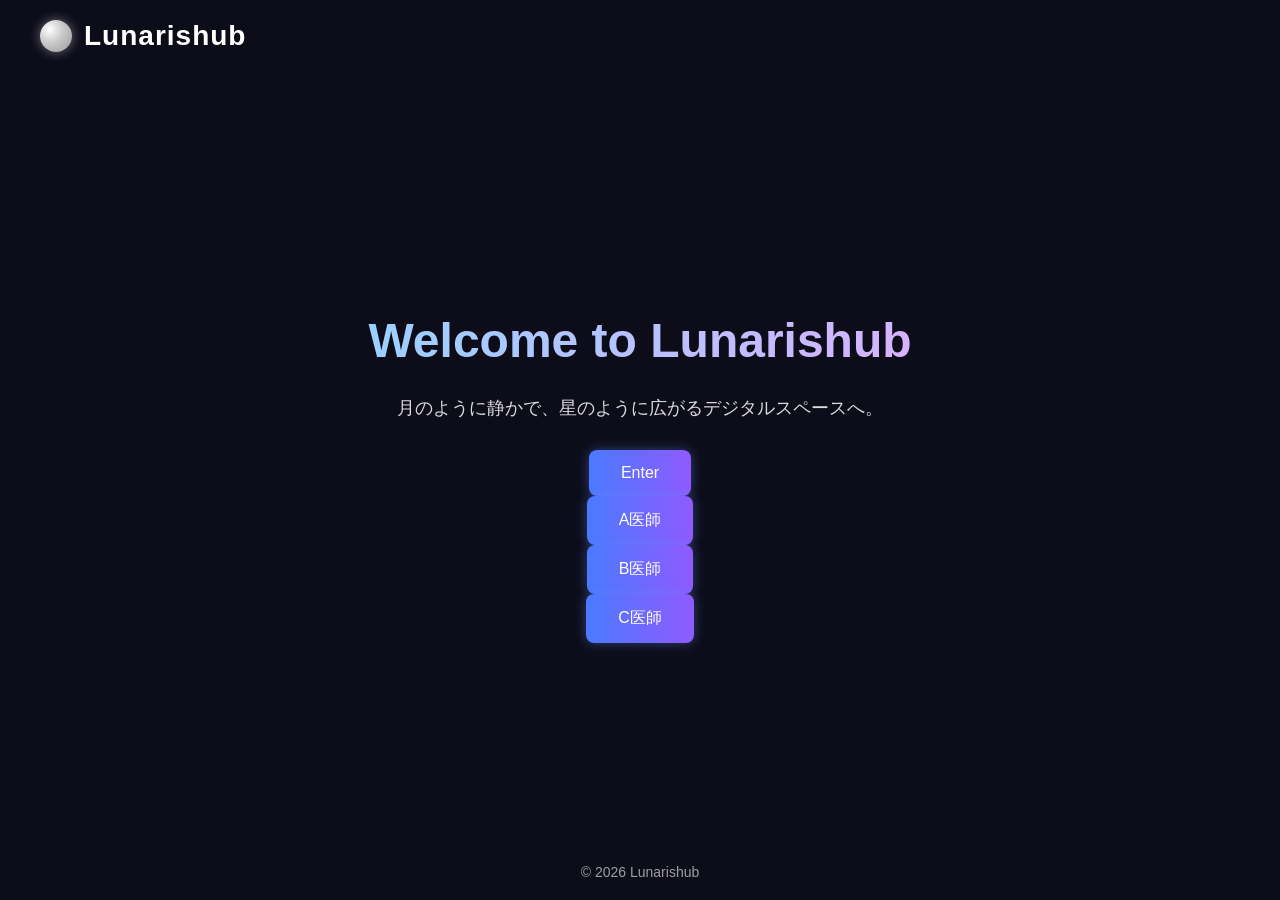
<file: var/www/html/index.html>
<!DOCTYPE html>
<html lang="ja">
<head>
  <meta charset="UTF-8">
  <meta name="viewport" content="width=device-width, initial-scale=1.0">
  <title>Lunarishub</title>
  <style>
    body {
      margin: 0;
      font-family: "Segoe UI", sans-serif;
      background: linear-gradient(135deg, #0d0d1a, #1a1a33);
      color: #fff;
      display: flex;
      flex-direction: column;
      min-height: 100vh;
    }
body {
  margin: 0;
  font-family: "Segoe UI", sans-serif;
  background: #0d0d1a;
  color: #fff;
  overflow: hidden;
}

.stars {
  position: fixed;
  width: 200%;
  height: 200%;
  background: transparent url('https://www.transparenttextures.com/patterns/stardust.png') repeat;
  animation: moveStars 60s linear infinite;
  opacity: 0.25;
  pointer-events: none;
}

@keyframes moveStars {
  from { transform: translate(0, 0); }
  to { transform: translate(-500px, -500px); }
}
    header {
      padding: 20px 40px;
      font-size: 24px;
      font-weight: bold;
      letter-spacing: 1px;
    }

    .hero {
      flex: 1;
      display: flex;
      flex-direction: column;
      justify-content: center;
      align-items: center;
      text-align: center;
      padding: 40px;
    }

    .hero h1 {
      font-size: 48px;
      margin-bottom: 10px;
      background: linear-gradient(90deg, #9ad0ff, #d6b3ff);
      -webkit-background-clip: text;
      -webkit-text-fill-color: transparent;
    }

    .hero p {
      font-size: 18px;
      opacity: 0.85;
      margin-bottom: 30px;
    }

    .btn {
      display: inline-block;
      padding: 14px 32px;
      background: #4a7aff;
      color: #fff;
      border-radius: 8px;
      text-decoration: none;
      font-size: 16px;
      transition: 0.25s;
    }

    .btn:hover {
      background: #6b8cff;
      transform: translateY(-3px);
    }

    footer {
      text-align: center;
      padding: 20px;
      font-size: 14px;
      opacity: 0.6;
    }
.logo {
  display: flex;
  align-items: center;
  gap: 12px;
  font-size: 28px;
  font-weight: bold;
}

.moon {
  width: 32px;
  height: 32px;
  border-radius: 50%;
  background: radial-gradient(circle at 30% 30%, #fff 0%, #ccc 40%, #999 100%);
  box-shadow: 0 0 12px rgba(255,255,255,0.4);
}
.btn {
  display: inline-block;
  padding: 14px 32px;
  background: linear-gradient(90deg, #4a7aff, #8f5aff);
  color: #fff;
  border-radius: 8px;
  text-decoration: none;
  font-size: 16px;
  transition: 0.25s;
  box-shadow: 0 0 12px rgba(100,140,255,0.4);
}

.btn:hover {
  transform: translateY(-3px);
  box-shadow: 0 0 20px rgba(140,160,255,0.8);
}
  </style>
<!-- Google Tag Manager -->
<script>(function(w,d,s,l,i){w[l]=w[l]||[];w[l].push({'gtm.start':
new Date().getTime(),event:'gtm.js'});var f=d.getElementsByTagName(s)[0],
j=d.createElement(s),dl=l!='dataLayer'?'&l='+l:'';j.async=true;j.src=
'https://www.googletagmanager.com/gtm.js?id='+i+dl;f.parentNode.insertBefore(j,f);
})(window,document,'script','dataLayer','GTM-56CJN8TR');</script>
<!-- End Google Tag Manager -->
</head>
<!-- Google tag (gtag.js) -->
<script async src="https://www.googletagmanager.com/gtag/js?id=G-0T4TX0WG1E"></script>
<script>
  window.dataLayer = window.dataLayer || [];
  function gtag(){dataLayer.push(arguments);}
  gtag('js', new Date());

  gtag('config', 'G-0T4TX0WG1E');
</script>
<body>


  <header><div class="logo">
  <div class="moon"></div>
  <span>Lunarishub</span>
</div></header>

  <section class="hero">
    <h1>Welcome to Lunarishub</h1>
    <p>月のように静かで、星のように広がるデジタルスペースへ。</p>
    <a href="/wp/" class="btn">Enter</a>
    <a href="/wp/" class="btn doctor-link" data-doctor="123">A医師</a>
    <a href="/wp/" class="btn doctor-link" data-doctor="124">B医師</a>
    <a href="/wp/" class="btn doctor-link" data-doctor="125">C医師</a>


  </section>
<div class="stars"></div>
  <footer>
    © 2026 Lunarishub
  </footer>
<script>
document.querySelectorAll('.doctor-link').forEach(link => {
  link.addEventListener('click', () => {
    dataLayer.push({
      event: 'doctor_click',
      doctor_id: link.dataset.doctor
    });
  });
});
</script>

</body>
<!-- Google Tag Manager (noscript) -->
<noscript><iframe src="https://www.googletagmanager.com/ns.html?id=GTM-56CJN8TR"
height="0" width="0" style="display:none;visibility:hidden"></iframe></noscript>
<!-- End Google Tag Manager (noscript) -->
</html>
</file>
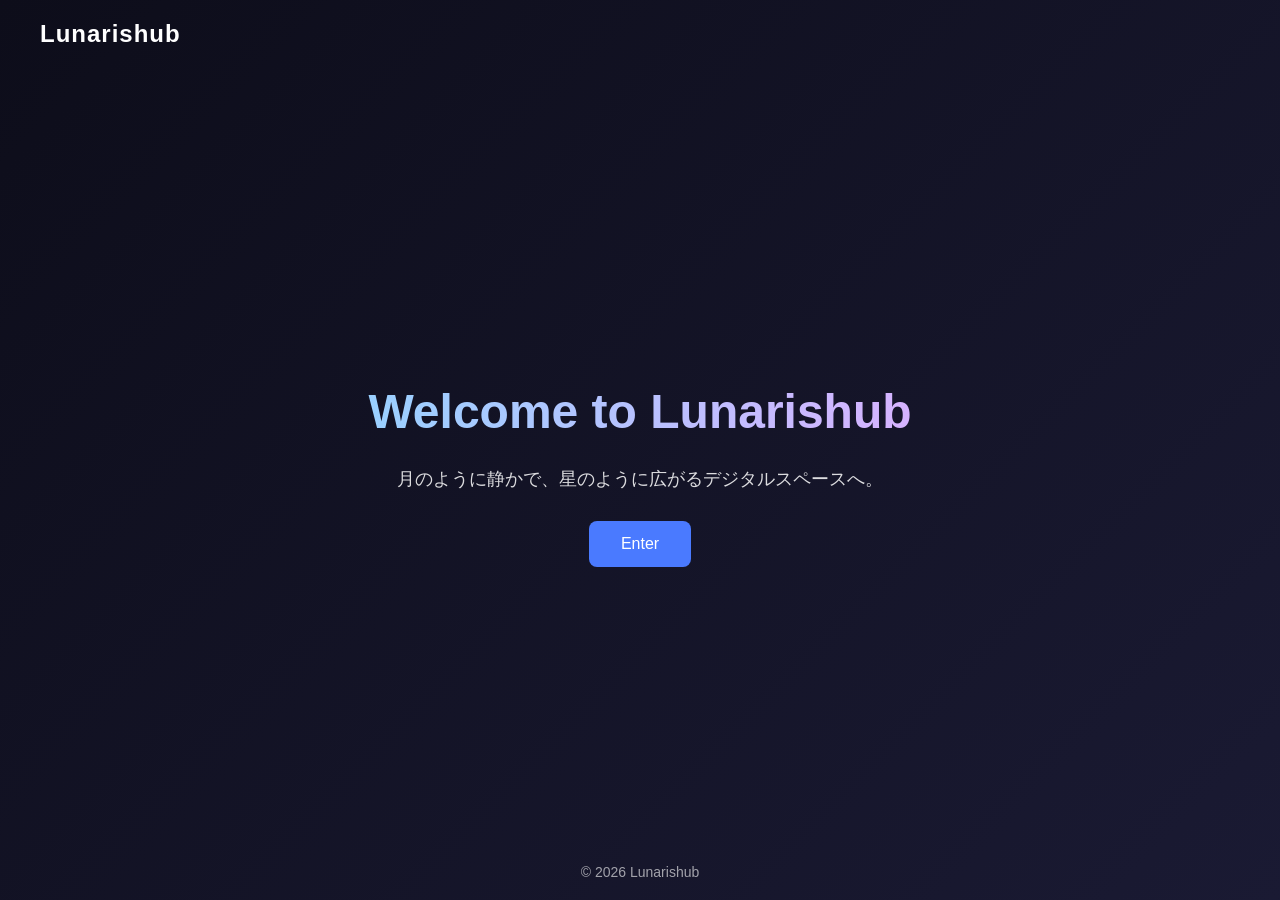
<file: var/www/html/index.nginx-debian.html>
<!DOCTYPE html>
<html lang="ja">
<head>
  <meta charset="UTF-8">
  <meta name="viewport" content="width=device-width, initial-scale=1.0">
  <title>Lunarishub</title>
  <style>
    body {
      margin: 0;
      font-family: "Segoe UI", sans-serif;
      background: linear-gradient(135deg, #0d0d1a, #1a1a33);
      color: #fff;
      display: flex;
      flex-direction: column;
      min-height: 100vh;
    }

    header {
      padding: 20px 40px;
      font-size: 24px;
      font-weight: bold;
      letter-spacing: 1px;
    }

    .hero {
      flex: 1;
      display: flex;
      flex-direction: column;
      justify-content: center;
      align-items: center;
      text-align: center;
      padding: 40px;
    }

    .hero h1 {
      font-size: 48px;
      margin-bottom: 10px;
      background: linear-gradient(90deg, #9ad0ff, #d6b3ff);
      -webkit-background-clip: text;
      -webkit-text-fill-color: transparent;
    }

    .hero p {
      font-size: 18px;
      opacity: 0.85;
      margin-bottom: 30px;
    }

    .btn {
      display: inline-block;
      padding: 14px 32px;
      background: #4a7aff;
      color: #fff;
      border-radius: 8px;
      text-decoration: none;
      font-size: 16px;
      transition: 0.25s;
    }

    .btn:hover {
      background: #6b8cff;
      transform: translateY(-3px);
    }

    footer {
      text-align: center;
      padding: 20px;
      font-size: 14px;
      opacity: 0.6;
    }
  </style>
</head>
<body>

  <header>Lunarishub</header>

  <section class="hero">
    <h1>Welcome to Lunarishub</h1>
    <p>月のように静かで、星のように広がるデジタルスペースへ。</p>
    <a href="/wp/" class="btn">Enter</a>
  </section>

  <footer>
    © 2026 Lunarishub
  </footer>

</body>
</html>
</file>
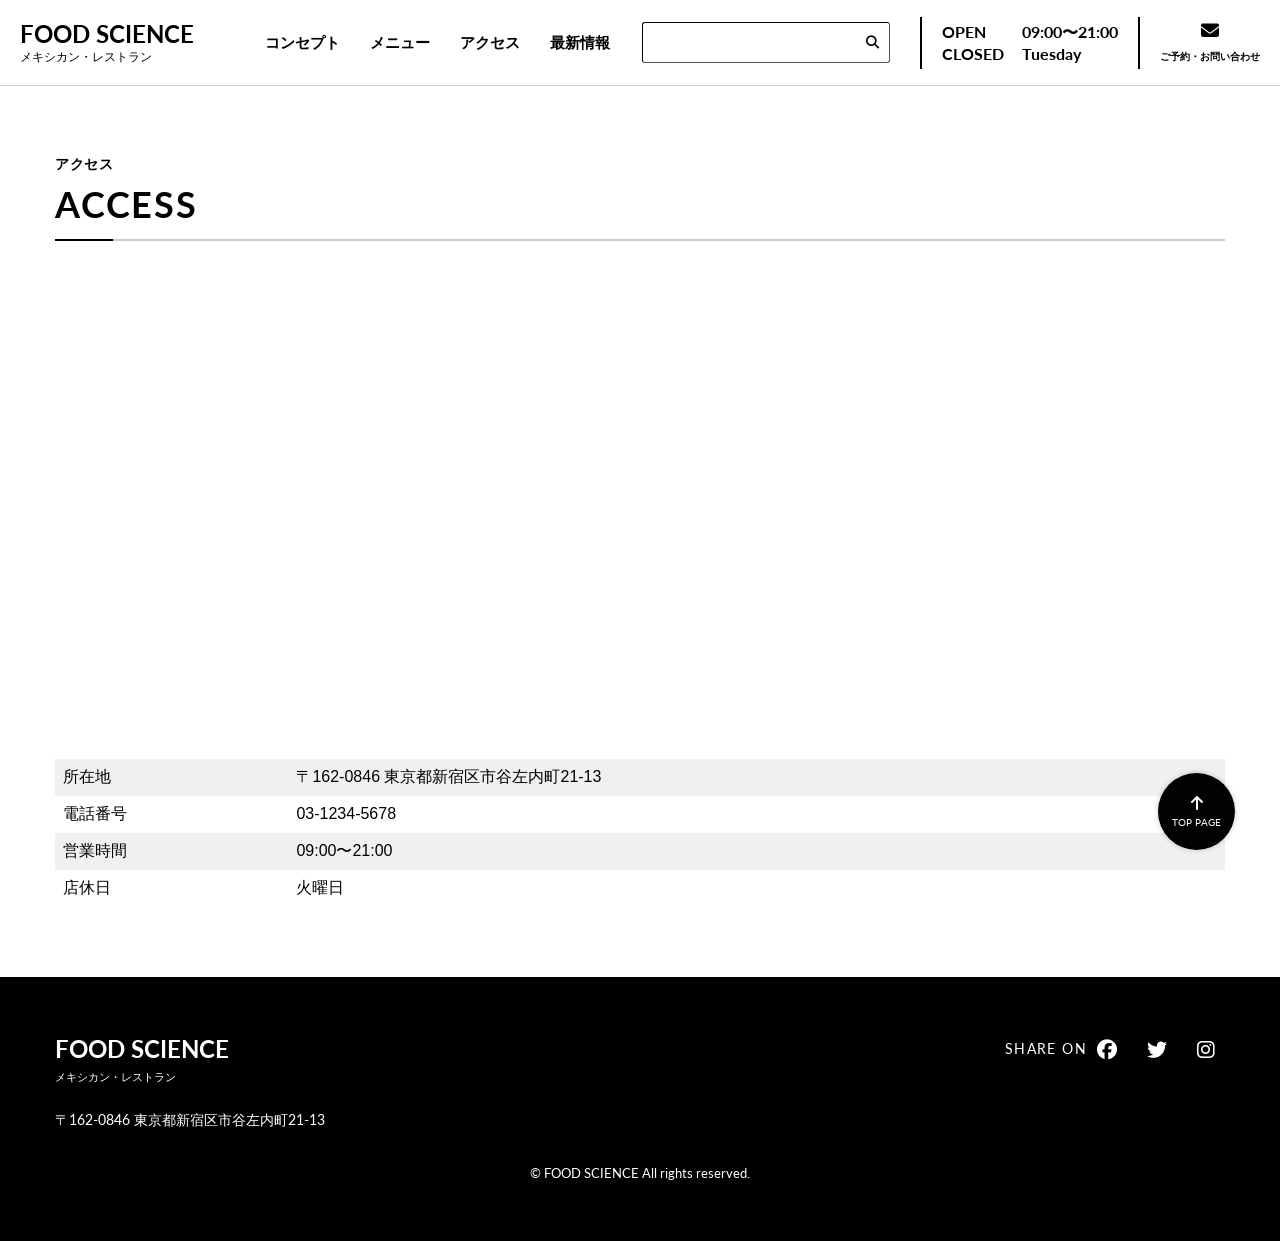
<file: var/www/html/wp/wp-content/themes/lunarishab/access.html>
<!DOCTYPE html>
<html lang="ja">
<head>
  <meta charset="UTF-8">
  <meta name="viewport" content="width=device-width, user-scalable=no">
  <link rel="stylesheet" href="assets/css/app.css" type="text/css" />
  <link rel="stylesheet" href="https://cdnjs.cloudflare.com/ajax/libs/font-awesome/6.1.2/css/all.min.css" type="text/css" />
  <link href="https://fonts.googleapis.com/css2?family=Lato:wght@400;700&display=swap" rel="stylesheet">
  <script type="text/JavaScript" src="https://code.jquery.com/jquery-3.6.3.min.js"></script>
  <script type="text/JavaScript" src="assets/js/main.js"></script>
  <title>サンプルサイト</title>
</head>
<body>
  <header class="header">
    <div class="header_logo">
      <h1 class="logo"><a href="#">FOOD SCIENCE<span>メキシカン・レストラン</span></a></h1>
    </div>

    <div class="header_nav">
      <div class="header_menu js-menu-icon"><span></span></div>
      <div class="gnav js-menu">
        <ul>
          <li><a href="concept.html">コンセプト</a></li>
          <li><a href="food.html">メニュー</a></li>
          <li><a href="access.html">アクセス</a></li>
          <li><a href="category.html">最新情報</a></li>
        </ul>

        <div class="header_info">
          <form class="header_search">
            <input type="text" aria-label="Search">
            <button type="submit"><i class="fas fa-search"></i></button>
          </form>

          <div class="header_contact">
            <div class="header_time">
              <dl>
                <dt>OPEN</dt>
                <dd>09:00〜21:00</dd>
              </dl>
              <dl>
                <dt>CLOSED</dt>
                <dd>Tuesday</dd>
              </dl>
            </div>
            <p>
              <a href="#"><i class="fa-solid fa-envelope"></i><span>ご予約・お問い合わせ</span></a>
            </p>
          </div>
        </div>
      </div>
    </div>
  </header>

  <main>
    <section class="section">
      <div class="section_inner">
        <div class="section_header">
          <h2 class="heading heading-primary"><span>アクセス</span>ACCESS</h2>
        </div>

        <div class="section_body">
          <div class="content">

            <iframe src="https://www.google.com/maps/embed?pb=!1m18!1m12!1m3!1d3240.3316555639412!2d139.73344131551892!3d35.693455336908414!2m3!1f0!2f0!3f0!3m2!1i1024!2i768!4f13.1!3m3!1m2!1s0x60188c5e40fd8ca9%3A0xe4e83101398f38cf!2z44CSMTYyLTA4NDYg5p2x5Lqs6YO95paw5a6_5Yy65biC6LC35bem5YaF55S677yS77yR4oiS77yR77yTIOaKgOihk-ipleirluekvg!5e0!3m2!1sja!2sjp!4v1678004817731!5m2!1sja!2sjp" width="600" height="450" style="border:0;" allowfullscreen="" loading="lazy" referrerpolicy="no-referrer-when-downgrade"></iframe>

            <div class="is-style-stripes">
            <table>
              <tbody>
                <tr>
                  <td>所在地</td>
                  <td>〒162-0846 東京都新宿区市谷左内町21-13</td>
                </tr>
                <tr>
                  <td>電話番号</td>
                  <td>03-1234-5678</td>
                </tr>
                <tr>
                  <td>営業時間</td>
                  <td>09:00〜21:00</td>
                </tr>
                <tr>
                  <td>店休日</td>
                  <td>火曜日</td>
                </tr>
              </tbody>
            </table>
            </div>

          </div>
        </div>
      </div>
    </section>
  </main>

  <footer class="footer">
    <div class="footer_inner">
      <div class="footer_info">
        <div class="footer_logo">
          <h3 class="logo logo-white"><a href="">FOOD SCIENCE<span>メキシカン・レストラン</span></a></h3>
        </div>
        <div class="footer_text">
          <p>〒162-0846 東京都新宿区市谷左内町21-13</p>
        </div>
      </div>
      <section class="footer_sns">
        <h3>SHARE ON</h3>
        <ul>
          <li><a href="#"><i class="fab fa-facebook"></i></a></li>
          <li><a href="#"><i class="fab fa-twitter"></i></a></li>
          <li><a href="#"><i class="fa-brands fa-instagram"></i></a></li>
        </ul>
      </section>
      <div class="footer_copyright">
        <small>&copy; FOOD SCIENCE All rights reserved.</small>
      </div>
    </div>
  </footer>

  <div class="pageTop js-toTop">
    <a href="#"><i class="fas fa-arrow-up"></i><span>TOP PAGE</span></a>
  </div>

</body>

</html>
</file>
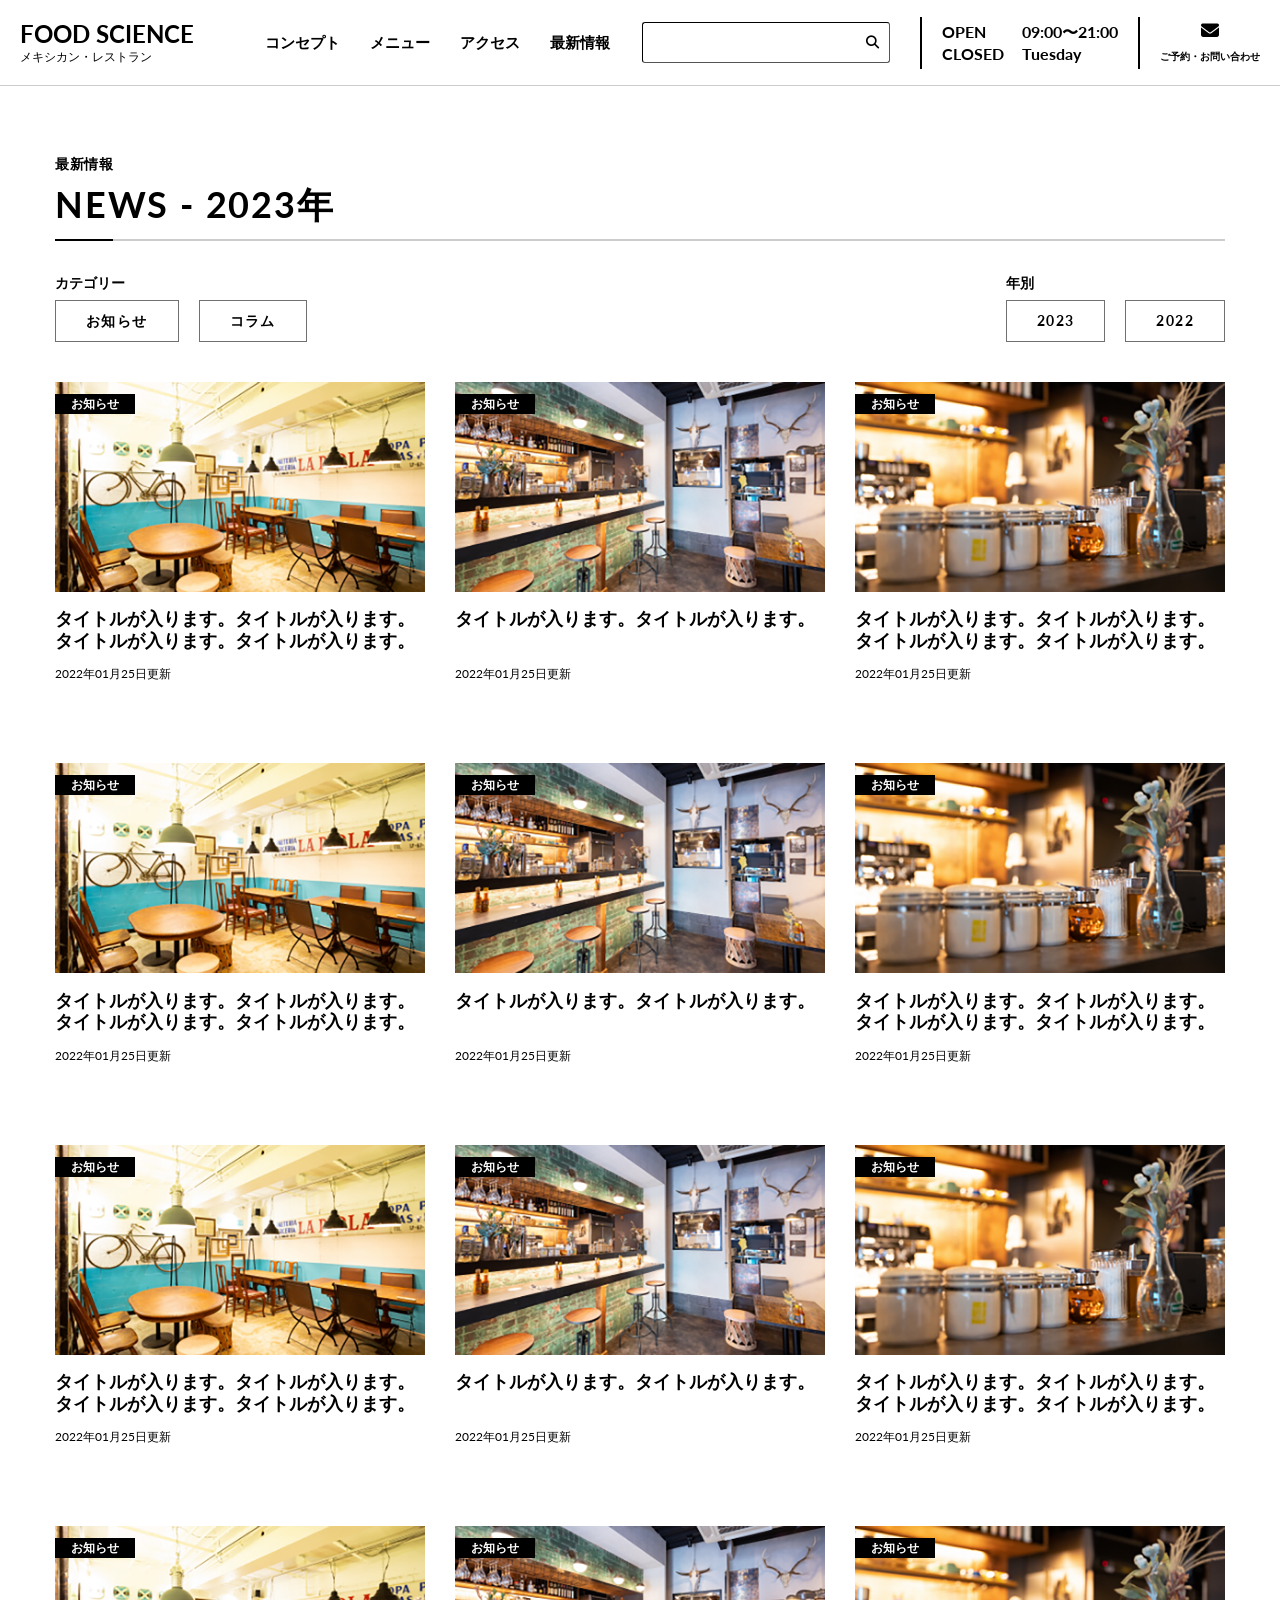
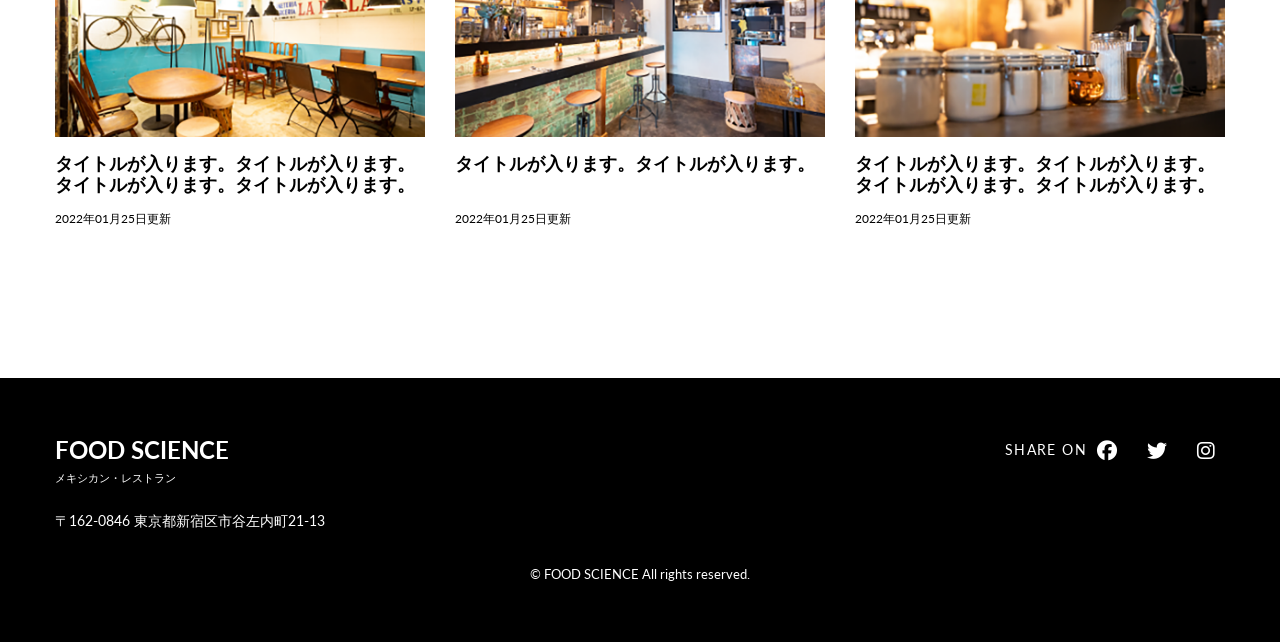
<file: var/www/html/wp/wp-content/themes/lunarishab/date.html>
<!DOCTYPE html>
<html lang="ja">
<head>
  <meta charset="UTF-8">
  <meta name="viewport" content="width=device-width, user-scalable=no">
  <link rel="stylesheet" href="assets/css/app.css" type="text/css" />
  <link rel="stylesheet" href="https://cdnjs.cloudflare.com/ajax/libs/font-awesome/6.1.2/css/all.min.css" type="text/css" />
  <link href="https://fonts.googleapis.com/css2?family=Lato:wght@400;700&display=swap" rel="stylesheet">
  <script type="text/JavaScript" src="https://code.jquery.com/jquery-3.6.3.min.js"></script>
  <script type="text/JavaScript" src="assets/js/main.js"></script>
  <title>サンプルサイト</title>
</head>
<body>
  <header class="header">
    <div class="header_logo">
      <h1 class="logo"><a href="#">FOOD SCIENCE<span>メキシカン・レストラン</span></a></h1>
    </div>

    <div class="header_nav">
      <div class="header_menu js-menu-icon"><span></span></div>
      <div class="gnav js-menu">
        <ul>
          <li><a href="concept.html">コンセプト</a></li>
          <li><a href="food.html">メニュー</a></li>
          <li><a href="access.html">アクセス</a></li>
          <li><a href="category.html">最新情報</a></li>
        </ul>

        <div class="header_info">
          <form class="header_search">
            <input type="text" aria-label="Search">
            <button type="submit"><i class="fas fa-search"></i></button>
          </form>

          <div class="header_contact">
            <div class="header_time">
              <dl>
                <dt>OPEN</dt>
                <dd>09:00〜21:00</dd>
              </dl>
              <dl>
                <dt>CLOSED</dt>
                <dd>Tuesday</dd>
              </dl>
            </div>
            <p>
              <a href="#"><i class="fa-solid fa-envelope"></i><span>ご予約・お問い合わせ</span></a>
            </p>
          </div>
        </div>
      </div>
    </div>
  </header>

  <main>
    <section class="section">
      <div class="section_inner">
        <div class="section_header">
          <h1 class="heading heading-primary"><span>最新情報</span>NEWS - 2023年</h1>
        </div>

        <div class="archive">
          <div class="archive_category">
            <h2 class="archive_title">カテゴリー</h2>
            <ul class="archive_list">
              <li><a href="#">お知らせ</a></li>
              <li><a href="#">コラム</a></li>
            </ul>
          </div>

          <div class="archive_yealy">
            <h2 class="archive_title">年別</h2>
            <ul class="archive_list">
              <li class="is-active"><a href='#'>2023</a></li>
              <li><a href='#'>2022</a></li>
            </ul>
          </div>
        </div>

        <div class="section_body">
            <div class="cardList">

              <section class="cardList_item">
                <a href="#" class="card">
                  <div class="card_label"><span class="label label-black">お知らせ</span></div>
                  <div class="card_pic">
                    <img src="assets/img/home/news_img01@2x.png" alt="">
                  </div>
                  <div class="card_body">
                    <h2 class="card_title">タイトルが入ります。タイトルが入ります。タイトルが入ります。タイトルが入ります。</h2>
                    <time datetime="2022-01-25">2022年01月25日更新</time>
                  </div>
                </a>
              </section>

              <section class="cardList_item">
                <a href="#" class="card">
                  <div class="card_label"><span class="label label-black">お知らせ</span></div>
                  <div class="card_pic">
                    <img src="assets/img/home/news_img02@2x.png" alt="">
                  </div>
                  <div class="card_body">
                    <h2 class="card_title">タイトルが入ります。タイトルが入ります。</h2>
                    <time datetime="2022-01-25">2022年01月25日更新</time>
                  </div>
                </a>
              </section>

              <section class="cardList_item">
                <a href="#" class="card">
                  <div class="card_label"><span class="label label-black">お知らせ</span></div>
                  <div class="card_pic">
                    <img src="assets/img/home/news_img03@2x.png" alt="">
                  </div>
                  <div class="card_body">
                    <h2 class="card_title">タイトルが入ります。タイトルが入ります。タイトルが入ります。タイトルが入ります。</h2>
                    <time datetime="2022-01-25">2022年01月25日更新</time>
                  </div>
                </a>
              </section>

              <section class="cardList_item">
                <a href="#" class="card">
                  <div class="card_label"><span class="label label-black">お知らせ</span></div>
                  <div class="card_pic">
                    <img src="assets/img/home/news_img01@2x.png" alt="">
                  </div>
                  <div class="card_body">
                    <h2 class="card_title">タイトルが入ります。タイトルが入ります。タイトルが入ります。タイトルが入ります。</h2>
                    <time datetime="2022-01-25">2022年01月25日更新</time>
                  </div>
                </a>
              </section>

              <section class="cardList_item">
                <a href="#" class="card">
                  <div class="card_label"><span class="label label-black">お知らせ</span></div>
                  <div class="card_pic">
                    <img src="assets/img/home/news_img02@2x.png" alt="">
                  </div>
                  <div class="card_body">
                    <h2 class="card_title">タイトルが入ります。タイトルが入ります。</h2>
                    <time datetime="2022-01-25">2022年01月25日更新</time>
                  </div>
                </a>
              </section>

              <section class="cardList_item">
                <a href="#" class="card">
                  <div class="card_label"><span class="label label-black">お知らせ</span></div>
                  <div class="card_pic">
                    <img src="assets/img/home/news_img03@2x.png" alt="">
                  </div>
                  <div class="card_body">
                    <h2 class="card_title">タイトルが入ります。タイトルが入ります。タイトルが入ります。タイトルが入ります。</h2>
                    <time datetime="2022-01-25">2022年01月25日更新</time>
                  </div>
                </a>
              </section>

              <section class="cardList_item">
                <a href="#" class="card">
                  <div class="card_label"><span class="label label-black">お知らせ</span></div>
                  <div class="card_pic">
                    <img src="assets/img/home/news_img01@2x.png" alt="">
                  </div>
                  <div class="card_body">
                    <h2 class="card_title">タイトルが入ります。タイトルが入ります。タイトルが入ります。タイトルが入ります。</h2>
                    <time datetime="2022-01-25">2022年01月25日更新</time>
                  </div>
                </a>
              </section>

              <section class="cardList_item">
                <a href="#" class="card">
                  <div class="card_label"><span class="label label-black">お知らせ</span></div>
                  <div class="card_pic">
                    <img src="assets/img/home/news_img02@2x.png" alt="">
                  </div>
                  <div class="card_body">
                    <h2 class="card_title">タイトルが入ります。タイトルが入ります。</h2>
                    <time datetime="2022-01-25">2022年01月25日更新</time>
                  </div>
                </a>
              </section>

              <section class="cardList_item">
                <a href="#" class="card">
                  <div class="card_label"><span class="label label-black">お知らせ</span></div>
                  <div class="card_pic">
                    <img src="assets/img/home/news_img03@2x.png" alt="">
                  </div>
                  <div class="card_body">
                    <h2 class="card_title">タイトルが入ります。タイトルが入ります。タイトルが入ります。タイトルが入ります。</h2>
                    <time datetime="2022-01-25">2022年01月25日更新</time>
                  </div>
                </a>
              </section>

              <section class="cardList_item">
                <a href="#" class="card">
                  <div class="card_label"><span class="label label-black">お知らせ</span></div>
                  <div class="card_pic">
                    <img src="assets/img/home/news_img01@2x.png" alt="">
                  </div>
                  <div class="card_body">
                    <h2 class="card_title">タイトルが入ります。タイトルが入ります。タイトルが入ります。タイトルが入ります。</h2>
                    <time datetime="2022-01-25">2022年01月25日更新</time>
                  </div>
                </a>
              </section>

              <section class="cardList_item">
                <a href="#" class="card">
                  <div class="card_label"><span class="label label-black">お知らせ</span></div>
                  <div class="card_pic">
                    <img src="assets/img/home/news_img02@2x.png" alt="">
                  </div>
                  <div class="card_body">
                    <h2 class="card_title">タイトルが入ります。タイトルが入ります。</h2>
                    <time datetime="2022-01-25">2022年01月25日更新</time>
                  </div>
                </a>
              </section>

              <section class="cardList_item">
                <a href="#" class="card">
                  <div class="card_label"><span class="label label-black">お知らせ</span></div>
                  <div class="card_pic">
                    <img src="assets/img/home/news_img03@2x.png" alt="">
                  </div>
                  <div class="card_body">
                    <h2 class="card_title">タイトルが入ります。タイトルが入ります。タイトルが入ります。タイトルが入ります。</h2>
                    <time datetime="2022-01-25">2022年01月25日更新</time>
                  </div>
                </a>
              </section>

            </div>
          </div>

      </div>
    </section>
  </main>

  <footer class="footer">
    <div class="footer_inner">
      <div class="footer_info">
        <div class="footer_logo">
          <h3 class="logo logo-white"><a href="">FOOD SCIENCE<span>メキシカン・レストラン</span></a></h3>
        </div>
        <div class="footer_text">
          <p>〒162-0846 東京都新宿区市谷左内町21-13</p>
        </div>
      </div>
      <section class="footer_sns">
        <h3>SHARE ON</h3>
        <ul>
          <li><a href="#"><i class="fab fa-facebook"></i></a></li>
          <li><a href="#"><i class="fab fa-twitter"></i></a></li>
          <li><a href="#"><i class="fa-brands fa-instagram"></i></a></li>
        </ul>
      </section>
      <div class="footer_copyright">
        <small>&copy; FOOD SCIENCE All rights reserved.</small>
      </div>
    </div>
  </footer>

  <div class="pageTop js-toTop">
    <a href="#"><i class="fas fa-arrow-up"></i><span>TOP PAGE</span></a>
  </div>

</body>

</html>
</file>
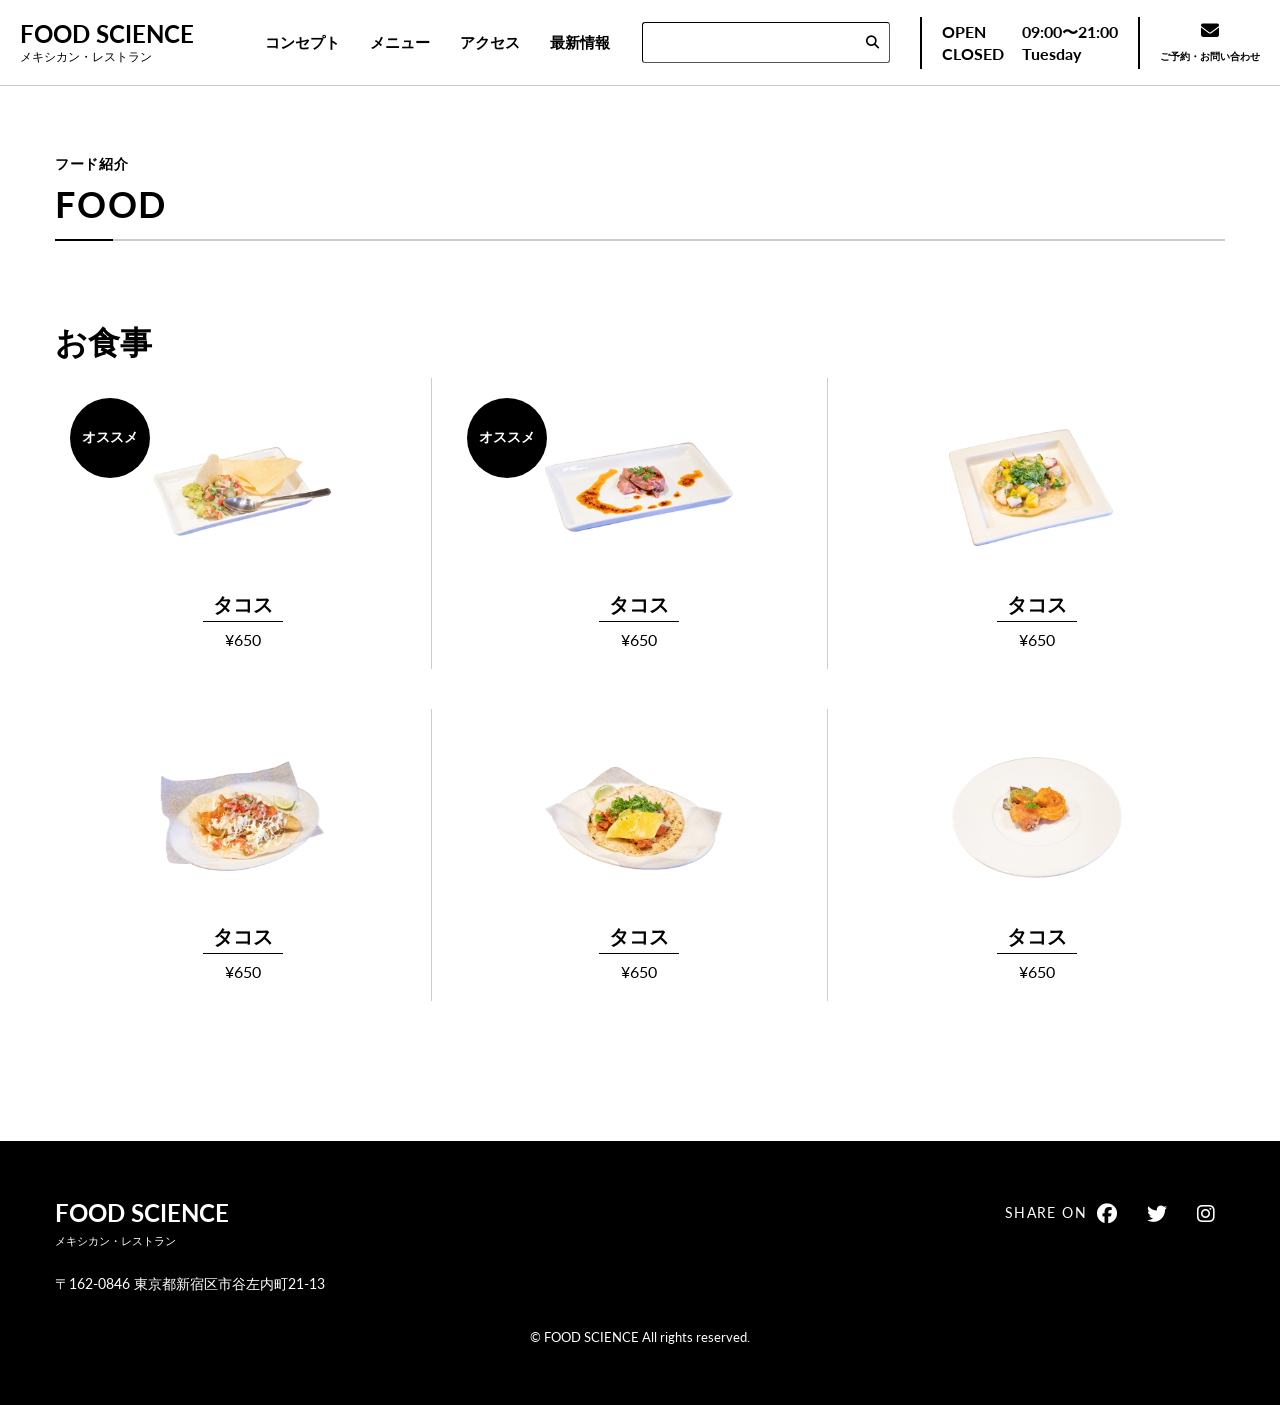
<file: var/www/html/wp/wp-content/themes/lunarishab/food-menu.html>
<!DOCTYPE html>
<html lang="ja">
<head>
  <meta charset="UTF-8">
  <meta name="viewport" content="width=device-width, user-scalable=no">
  <link rel="stylesheet" href="assets/css/app.css" type="text/css" />
  <link rel="stylesheet" href="https://cdnjs.cloudflare.com/ajax/libs/font-awesome/6.1.2/css/all.min.css" type="text/css" />
  <link href="https://fonts.googleapis.com/css2?family=Lato:wght@400;700&display=swap" rel="stylesheet">
  <script type="text/JavaScript" src="https://code.jquery.com/jquery-3.6.3.min.js"></script>
  <script type="text/JavaScript" src="assets/js/main.js"></script>
  <title>サンプルサイト</title>
</head>
<body>
  <header class="header">
    <div class="header_logo">
      <h1 class="logo"><a href="#">FOOD SCIENCE<span>メキシカン・レストラン</span></a></h1>
    </div>

    <div class="header_nav">
      <div class="header_menu js-menu-icon"><span></span></div>
      <div class="gnav js-menu">
        <ul>
          <li><a href="concept.html">コンセプト</a></li>
          <li><a href="food.html">メニュー</a></li>
          <li><a href="access.html">アクセス</a></li>
          <li><a href="category.html">最新情報</a></li>
        </ul>

        <div class="header_info">
          <form class="header_search">
            <input type="text" aria-label="Search">
            <button type="submit"><i class="fas fa-search"></i></button>
          </form>

          <div class="header_contact">
            <div class="header_time">
              <dl>
                <dt>OPEN</dt>
                <dd>09:00〜21:00</dd>
              </dl>
              <dl>
                <dt>CLOSED</dt>
                <dd>Tuesday</dd>
              </dl>
            </div>
            <p>
              <a href="#"><i class="fa-solid fa-envelope"></i><span>ご予約・お問い合わせ</span></a>
            </p>
          </div>
        </div>
      </div>
    </div>
  </header>

  <main>
    <section class="section section-foodList">
      <div class="section_inner">
        <div class="section_header">
          <h2 class="heading heading-primary"><span>フード紹介</span>FOOD</h2>
        </div>

        <section class="section_body">
          <h3 class="heading heading-secondary">お食事</h3>
          <ul class="foodList">
            <li class="foodList_item">
              <div class="foodCard">
                <a href="#">
                  <span class="foodCard_label">オススメ</span>
                  <div class="foodCard_pic">
                    <img src="assets/img/food/food_img01@2x.png" alt="">
                  </div>
                  <div class="foodCard_body">
                    <h4 class="foodCard_title">タコス</h4>
                    <p class="foodCard_price">¥650</p>
                  </div>
                </a>
              </div>
            </li>

            <li class="foodList_item">
              <div class="foodCard">
                <a href="#">
                  <span class="foodCard_label">オススメ</span>
                  <div class="foodCard_pic">
                    <img src="assets/img/food/food_img02@2x.png" alt="">
                  </div>
                  <div class="foodCard_body">
                    <h4 class="foodCard_title">タコス</h4>
                    <p class="foodCard_price">¥650</p>
                  </div>
                </a>
              </div>
            </li>

            <li class="foodList_item">
              <div class="foodCard">
                <a href="#">
                  <div class="foodCard_pic">
                    <img src="assets/img/food/food_img03@2x.png" alt="">
                  </div>
                  <div class="foodCard_body">
                    <h4 class="foodCard_title">タコス</h4>
                    <p class="foodCard_price">¥650</p>
                  </div>
                </a>
              </div>
            </li>

            <li class="foodList_item">
              <div class="foodCard">
                <a href="#">
                  <div class="foodCard_pic">
                    <img src="assets/img/food/food_img04@2x.png" alt="">
                  </div>
                  <div class="foodCard_body">
                    <h4 class="foodCard_title">タコス</h4>
                    <p class="foodCard_price">¥650</p>
                  </div>
                </a>
              </div>
            </li>

            <li class="foodList_item">
              <div class="foodCard">
                <a href="#">
                  <div class="foodCard_pic">
                    <img src="assets/img/food/food_img05@2x.png" alt="">
                  </div>
                  <div class="foodCard_body">
                    <h4 class="foodCard_title">タコス</h4>
                    <p class="foodCard_price">¥650</p>
                  </div>
                </a>
              </div>
            </li>

            <li class="foodList_item">
              <div class="foodCard">
                <a href="#">
                  <div class="foodCard_pic">
                    <img src="assets/img/food/food_img06@2x.png" alt="">
                  </div>
                  <div class="foodCard_body">
                    <h4 class="foodCard_title">タコス</h4>
                    <p class="foodCard_price">¥650</p>
                  </div>
                </a>
              </div>
            </li>
          </ul>
        </section>
      </div>
    </section>
  </main>

  <footer class="footer">
    <div class="footer_inner">
      <div class="footer_info">
        <div class="footer_logo">
          <h3 class="logo logo-white"><a href="">FOOD SCIENCE<span>メキシカン・レストラン</span></a></h3>
        </div>
        <div class="footer_text">
          <p>〒162-0846 東京都新宿区市谷左内町21-13</p>
        </div>
      </div>
      <section class="footer_sns">
        <h3>SHARE ON</h3>
        <ul>
          <li><a href="#"><i class="fab fa-facebook"></i></a></li>
          <li><a href="#"><i class="fab fa-twitter"></i></a></li>
          <li><a href="#"><i class="fa-brands fa-instagram"></i></a></li>
        </ul>
      </section>
      <div class="footer_copyright">
        <small>&copy; FOOD SCIENCE All rights reserved.</small>
      </div>
    </div>
  </footer>

  <div class="pageTop js-toTop">
    <a href="#"><i class="fas fa-arrow-up"></i><span>TOP PAGE</span></a>
  </div>

</body>

</html>
</file>
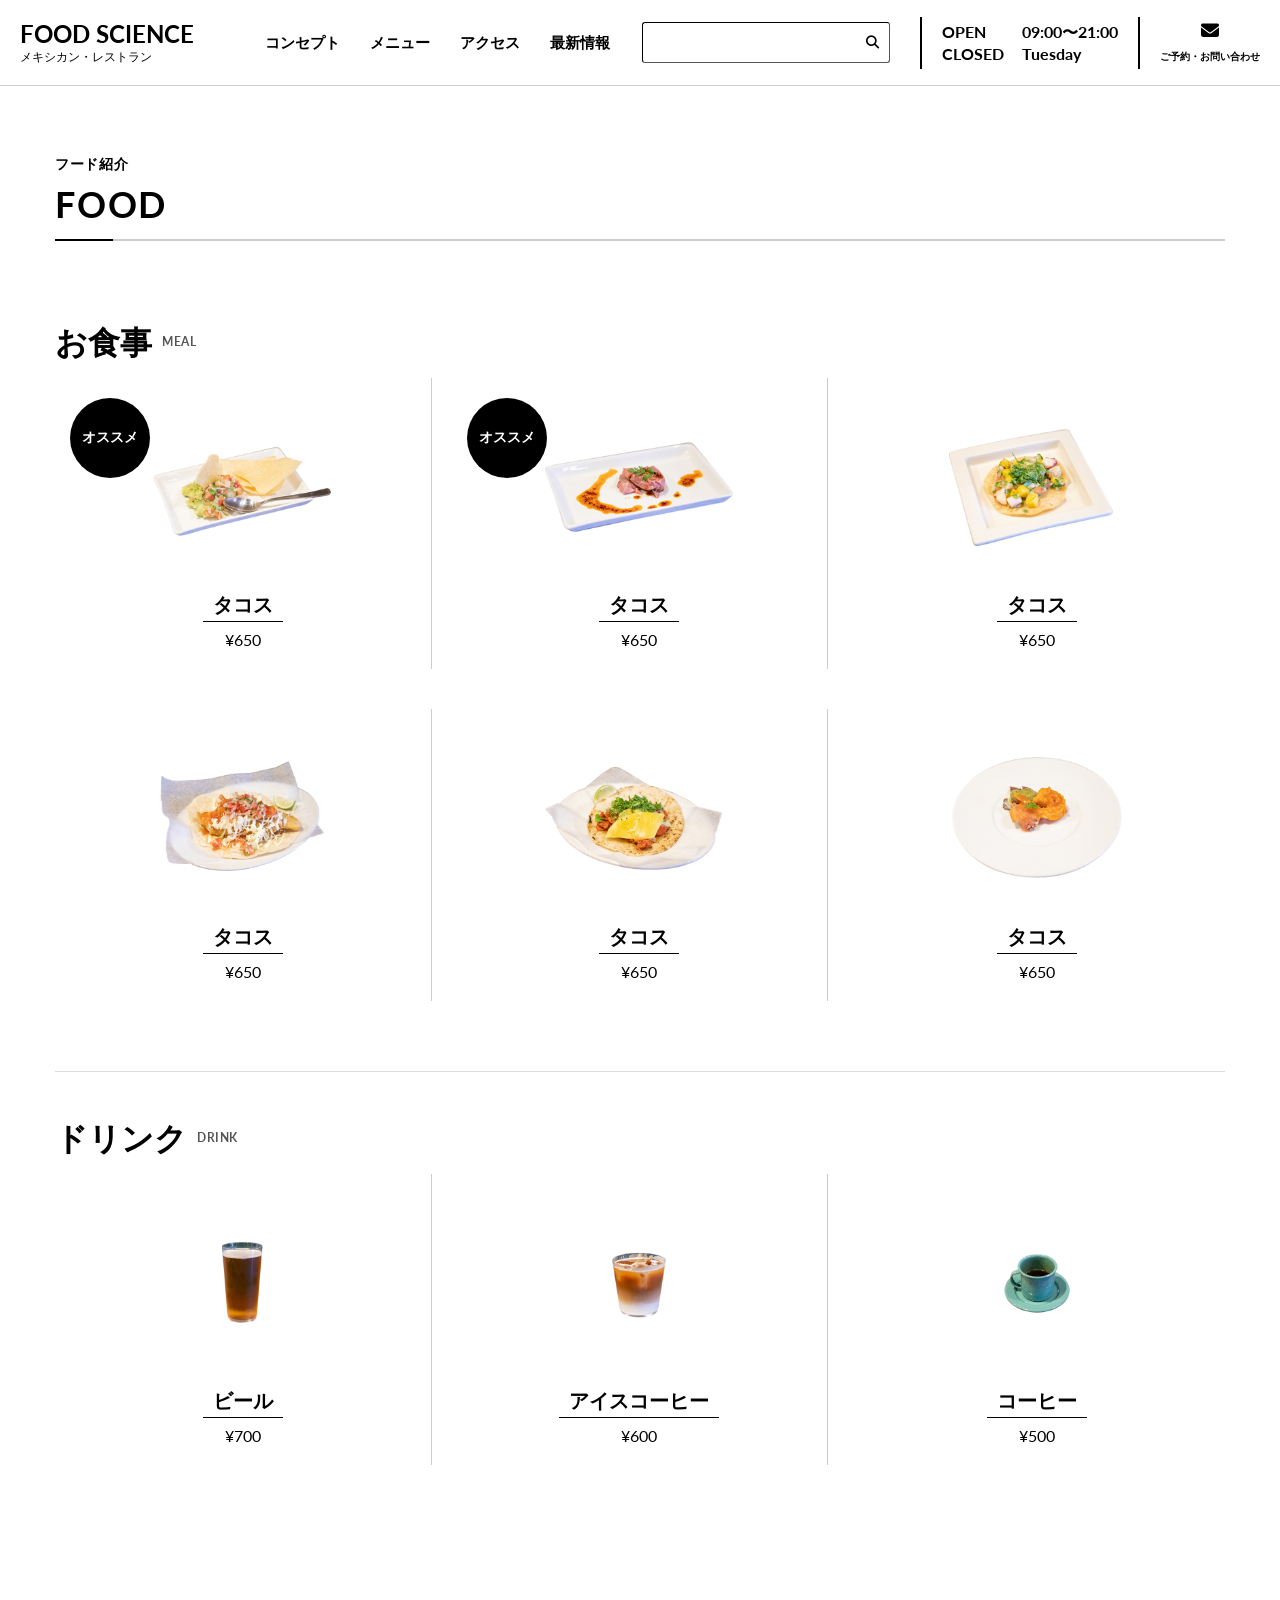
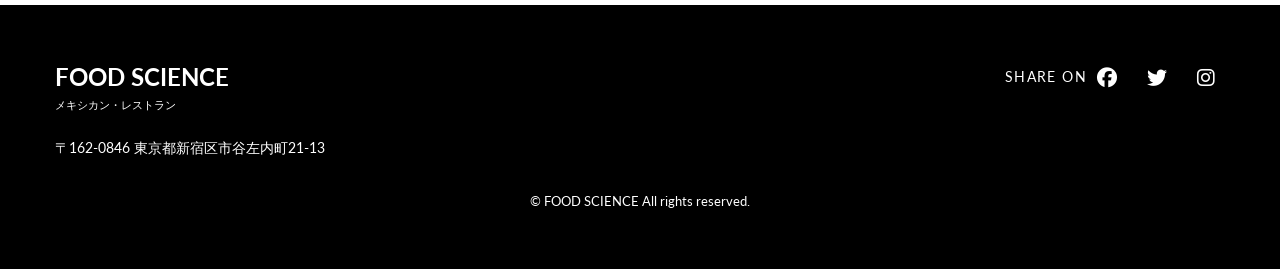
<file: var/www/html/wp/wp-content/themes/lunarishab/food.html>
<!DOCTYPE html>
<html lang="ja">
<head>
  <meta charset="UTF-8">
  <meta name="viewport" content="width=device-width, user-scalable=no">
  <link rel="stylesheet" href="assets/css/app.css" type="text/css" />
  <link rel="stylesheet" href="https://cdnjs.cloudflare.com/ajax/libs/font-awesome/6.1.2/css/all.min.css" type="text/css" />
  <link href="https://fonts.googleapis.com/css2?family=Lato:wght@400;700&display=swap" rel="stylesheet">
  <script type="text/JavaScript" src="https://code.jquery.com/jquery-3.6.3.min.js"></script>
  <script type="text/JavaScript" src="assets/js/main.js"></script>
  <title>サンプルサイト</title>
</head>
<body>
  <header class="header">
    <div class="header_logo">
      <h1 class="logo"><a href="#">FOOD SCIENCE<span>メキシカン・レストラン</span></a></h1>
    </div>

    <div class="header_nav">
      <div class="header_menu js-menu-icon"><span></span></div>
      <div class="gnav js-menu">
        <ul>
          <li><a href="concept.html">コンセプト</a></li>
          <li><a href="food.html">メニュー</a></li>
          <li><a href="access.html">アクセス</a></li>
          <li><a href="category.html">最新情報</a></li>
        </ul>

        <div class="header_info">
          <form class="header_search">
            <input type="text" aria-label="Search">
            <button type="submit"><i class="fas fa-search"></i></button>
          </form>

          <div class="header_contact">
            <div class="header_time">
              <dl>
                <dt>OPEN</dt>
                <dd>09:00〜21:00</dd>
              </dl>
              <dl>
                <dt>CLOSED</dt>
                <dd>Tuesday</dd>
              </dl>
            </div>
            <p>
              <a href="#"><i class="fa-solid fa-envelope"></i><span>ご予約・お問い合わせ</span></a>
            </p>
          </div>
        </div>
      </div>
    </div>
  </header>

  <main>
    <section class="section section-foodList">
      <div class="section_inner">
        <div class="section_header">
          <h2 class="heading heading-primary"><span>フード紹介</span>FOOD</h2>
        </div>

        <section class="section_body">
          <h3 class="heading heading-secondary">お食事<span>MEAL</span></h3>
          <ul class="foodList">
            <li class="foodList_item">
              <div class="foodCard">
                <a href="#">
                  <span class="foodCard_label">オススメ</span>
                  <div class="foodCard_pic">
                    <img src="assets/img/food/food_img01@2x.png" alt="">
                  </div>
                  <div class="foodCard_body">
                    <h4 class="foodCard_title">タコス</h4>
                    <p class="foodCard_price">¥650</p>
                  </div>
                </a>
              </div>
            </li>

            <li class="foodList_item">
              <div class="foodCard">
                <a href="#">
                  <span class="foodCard_label">オススメ</span>
                  <div class="foodCard_pic">
                    <img src="assets/img/food/food_img02@2x.png" alt="">
                  </div>
                  <div class="foodCard_body">
                    <h4 class="foodCard_title">タコス</h4>
                    <p class="foodCard_price">¥650</p>
                  </div>
                </a>
              </div>
            </li>

            <li class="foodList_item">
              <div class="foodCard">
                <a href="#">
                  <div class="foodCard_pic">
                    <img src="assets/img/food/food_img03@2x.png" alt="">
                  </div>
                  <div class="foodCard_body">
                    <h4 class="foodCard_title">タコス</h4>
                    <p class="foodCard_price">¥650</p>
                  </div>
                </a>
              </div>
            </li>

            <li class="foodList_item">
              <div class="foodCard">
                <a href="#">
                  <div class="foodCard_pic">
                    <img src="assets/img/food/food_img04@2x.png" alt="">
                  </div>
                  <div class="foodCard_body">
                    <h4 class="foodCard_title">タコス</h4>
                    <p class="foodCard_price">¥650</p>
                  </div>
                </a>
              </div>
            </li>

            <li class="foodList_item">
              <div class="foodCard">
                <a href="#">
                  <div class="foodCard_pic">
                    <img src="assets/img/food/food_img05@2x.png" alt="">
                  </div>
                  <div class="foodCard_body">
                    <h4 class="foodCard_title">タコス</h4>
                    <p class="foodCard_price">¥650</p>
                  </div>
                </a>
              </div>
            </li>

            <li class="foodList_item">
              <div class="foodCard">
                <a href="#">
                  <div class="foodCard_pic">
                    <img src="assets/img/food/food_img06@2x.png" alt="">
                  </div>
                  <div class="foodCard_body">
                    <h4 class="foodCard_title">タコス</h4>
                    <p class="foodCard_price">¥650</p>
                  </div>
                </a>
              </div>
            </li>
          </ul>
        </section>

        <section class="section_body">
          <h3 class="heading heading-secondary">ドリンク<span>DRINK</span></h3>
          <ul class="foodList">
            <li class="foodList_item">
              <div class="foodCard">
                <a href="#">
                  <div class="foodCard_pic">
                    <img src="assets/img/food/drink_img01@2x.png" alt="">
                  </div>
                  <div class="foodCard_body">
                    <h4 class="foodCard_title">ビール</h4>
                    <p class="foodCard_price">¥700</p>
                  </div>
                </a>
              </div>
            </li>

            <li class="foodList_item">
              <div class="foodCard">
                <a href="#">
                  <div class="foodCard_pic">
                    <img src="assets/img/food/drink_img02@2x.png" alt="">
                  </div>
                  <div class="foodCard_body">
                    <h4 class="foodCard_title">アイスコーヒー</h4>
                    <p class="foodCard_price">¥600</p>
                  </div>
                </a>
              </div>
            </li>

            <li class="foodList_item">
              <div class="foodCard">
                <a href="#">
                  <div class="foodCard_pic">
                    <img src="assets/img/food/drink_img03@2x.png" alt="">
                  </div>
                  <div class="foodCard_body">
                    <h4 class="foodCard_title">コーヒー</h4>
                    <p class="foodCard_price">¥500</p>
                  </div>
                </a>
              </div>
            </li>
          </ul>
        </section>
      </div>
    </section>
  </main>

  <footer class="footer">
    <div class="footer_inner">
      <div class="footer_info">
        <div class="footer_logo">
          <h3 class="logo logo-white"><a href="">FOOD SCIENCE<span>メキシカン・レストラン</span></a></h3>
        </div>
        <div class="footer_text">
          <p>〒162-0846 東京都新宿区市谷左内町21-13</p>
        </div>
      </div>
      <section class="footer_sns">
        <h3>SHARE ON</h3>
        <ul>
          <li><a href="#"><i class="fab fa-facebook"></i></a></li>
          <li><a href="#"><i class="fab fa-twitter"></i></a></li>
          <li><a href="#"><i class="fa-brands fa-instagram"></i></a></li>
        </ul>
      </section>
      <div class="footer_copyright">
        <small>&copy; FOOD SCIENCE All rights reserved.</small>
      </div>
    </div>
  </footer>

  <div class="pageTop js-toTop">
    <a href="#"><i class="fas fa-arrow-up"></i><span>TOP PAGE</span></a>
  </div>

</body>

</html>
</file>
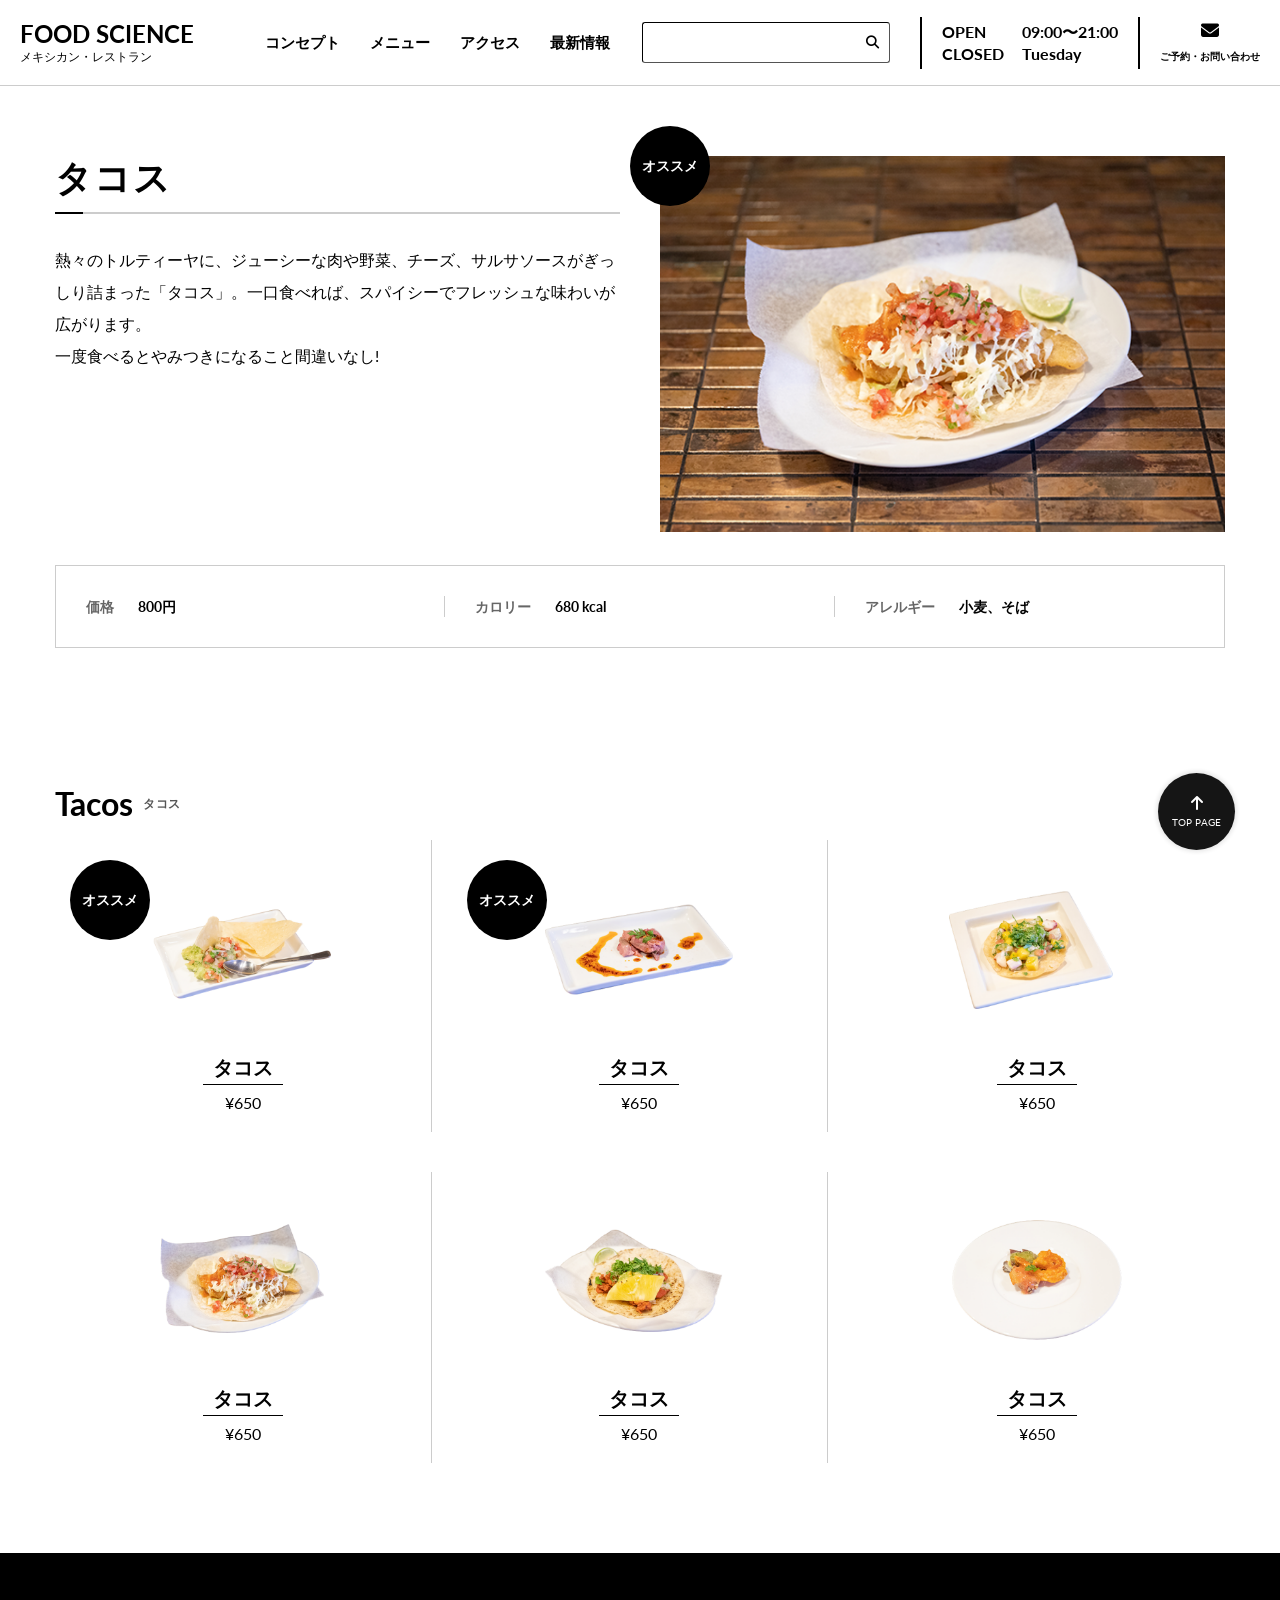
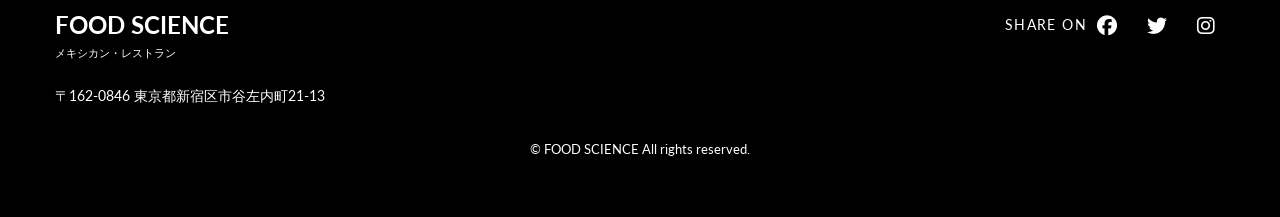
<file: var/www/html/wp/wp-content/themes/lunarishab/single-food.html>
<!DOCTYPE html>
<html lang="ja">
<head>
  <meta charset="UTF-8">
  <meta name="viewport" content="width=device-width, user-scalable=no">
  <link rel="stylesheet" href="assets/css/app.css" type="text/css" />
  <link rel="stylesheet" href="https://cdnjs.cloudflare.com/ajax/libs/font-awesome/6.1.2/css/all.min.css" type="text/css" />
  <link href="https://fonts.googleapis.com/css2?family=Lato:wght@400;700&display=swap" rel="stylesheet">
  <script type="text/JavaScript" src="https://code.jquery.com/jquery-3.6.3.min.js"></script>
  <script type="text/JavaScript" src="assets/js/main.js"></script>
  <title>サンプルサイト</title>
</head>
<body>
  <header class="header">
    <div class="header_logo">
      <h1 class="logo"><a href="#">FOOD SCIENCE<span>メキシカン・レストラン</span></a></h1>
    </div>

    <div class="header_nav">
      <div class="header_menu js-menu-icon"><span></span></div>
      <div class="gnav js-menu">
        <ul>
          <li><a href="concept.html">コンセプト</a></li>
          <li><a href="food.html">メニュー</a></li>
          <li><a href="access.html">アクセス</a></li>
          <li><a href="category.html">最新情報</a></li>
        </ul>

        <div class="header_info">
          <form class="header_search">
            <input type="text" aria-label="Search">
            <button type="submit"><i class="fas fa-search"></i></button>
          </form>

          <div class="header_contact">
            <div class="header_time">
              <dl>
                <dt>OPEN</dt>
                <dd>09:00〜21:00</dd>
              </dl>
              <dl>
                <dt>CLOSED</dt>
                <dd>Tuesday</dd>
              </dl>
            </div>
            <p>
              <a href="#"><i class="fa-solid fa-envelope"></i><span>ご予約・お問い合わせ</span></a>
            </p>
          </div>
        </div>
      </div>
    </div>
  </header>

  <main>
    <section class="section">
      <div class="section_inner">

        <div class="food">
          <div class="food_body">
            <div class="food_text">
              <h2 class="heading heading-primary">タコス</h2>
              <div class="food_content">
                <p>
                  熱々のトルティーヤに、ジューシーな肉や野菜、チーズ、サルサソースがぎっしり詰まった「タコス」。一口食べれば、スパイシーでフレッシュな味わいが広がります。<br>
                  一度食べるとやみつきになること間違いなし!
                </p>
              </div>
            </div>
            <div class="food_pic">
              <span class="food_label">オススメ</span>
              <img src="assets/img/food/tasco@2x.png" alt="tasco">
            </div>
          </div>

          <ul class="food_list">
            <li class="food_item">
              <span class="food_itemLabel">価格</span>
              <span class="food_itemData">800円</span>
            </li>
            <li class="food_item">
              <span class="food_itemLabel">カロリー</span>
              <span class="food_itemData">680 kcal</span>
            </li>
            <li class="food_item">
              <span class="food_itemLabel">アレルギー</span>
              <span class="food_itemData">小麦、そば</span>
            </li>
          </ul>
        </div>

      </div>
    </section>

    <section class="section">
      <div class="section_inner">

        <h3 class="heading heading-secondary">Tacos<span>タコス</span></h3>

        <ul class="foodList">
            <li class="foodList_item">
                <div class="foodCard">
                  <a href="#">
                    <span class="foodCard_label">オススメ</span>
                    <div class="foodCard_pic">
                      <img src="assets/img/food/food_img01@2x.png" alt="">
                    </div>
                    <div class="foodCard_body">
                      <h4 class="foodCard_title">タコス</h4>
                      <p class="foodCard_price">¥650</p>
                    </div>
                  </a>
                </div>
              </li>

              <li class="foodList_item">
                <div class="foodCard">
                  <a href="#">
                    <span class="foodCard_label">オススメ</span>
                    <div class="foodCard_pic">
                      <img src="assets/img/food/food_img02@2x.png" alt="">
                    </div>
                    <div class="foodCard_body">
                      <h4 class="foodCard_title">タコス</h4>
                      <p class="foodCard_price">¥650</p>
                    </div>
                  </a>
                </div>
              </li>

              <li class="foodList_item">
                <div class="foodCard">
                  <a href="#">
                    <div class="foodCard_pic">
                      <img src="assets/img/food/food_img03@2x.png" alt="">
                    </div>
                    <div class="foodCard_body">
                      <h4 class="foodCard_title">タコス</h4>
                      <p class="foodCard_price">¥650</p>
                    </div>
                  </a>
                </div>
              </li>

              <li class="foodList_item">
                <div class="foodCard">
                  <a href="#">
                    <div class="foodCard_pic">
                      <img src="assets/img/food/food_img04@2x.png" alt="">
                    </div>
                    <div class="foodCard_body">
                      <h4 class="foodCard_title">タコス</h4>
                      <p class="foodCard_price">¥650</p>
                    </div>
                  </a>
                </div>
              </li>

              <li class="foodList_item">
                <div class="foodCard">
                  <a href="#">
                    <div class="foodCard_pic">
                      <img src="assets/img/food/food_img05@2x.png" alt="">
                    </div>
                    <div class="foodCard_body">
                      <h4 class="foodCard_title">タコス</h4>
                      <p class="foodCard_price">¥650</p>
                    </div>
                  </a>
                </div>
              </li>

              <li class="foodList_item">
                <div class="foodCard">
                  <a href="#">
                    <div class="foodCard_pic">
                      <img src="assets/img/food/food_img06@2x.png" alt="">
                    </div>
                    <div class="foodCard_body">
                      <h4 class="foodCard_title">タコス</h4>
                      <p class="foodCard_price">¥650</p>
                    </div>
                  </a>
                </div>
              </li>
          </ul>
      </div>
    </section>
  </main>

  <footer class="footer">
    <div class="footer_inner">
      <div class="footer_info">
        <div class="footer_logo">
          <h3 class="logo logo-white"><a href="">FOOD SCIENCE<span>メキシカン・レストラン</span></a></h3>
        </div>
        <div class="footer_text">
          <p>〒162-0846 東京都新宿区市谷左内町21-13</p>
        </div>
      </div>
      <section class="footer_sns">
        <h3>SHARE ON</h3>
        <ul>
          <li><a href="#"><i class="fab fa-facebook"></i></a></li>
          <li><a href="#"><i class="fab fa-twitter"></i></a></li>
          <li><a href="#"><i class="fa-brands fa-instagram"></i></a></li>
        </ul>
      </section>
      <div class="footer_copyright">
        <small>&copy; FOOD SCIENCE All rights reserved.</small>
      </div>
    </div>
  </footer>

  <div class="pageTop js-toTop">
    <a href="#"><i class="fas fa-arrow-up"></i><span>TOP PAGE</span></a>
  </div>

</body>

</html>
</file>
<file: var/www/html/wp/wp-content/themes/lunarishab/assets/css/app.css>
@charset "UTF-8";html{scroll-behavior:smooth}blockquote,body,code,dd,div,dl,dt,fieldset,figure,form,h1,h2,h3,h4,h5,h6,input,legend,li,ol,p,pre,td,textarea,th,ul{margin:0;padding:0}table{border-collapse:collapse;border-spacing:0}fieldset,img{border:0}address,caption,cite,code,dfn,em,strong,th,var{font-style:normal;font-weight:normal}ol,ul{list-style:none}ol li,ul li{list-style-position:inside}caption,th{text-align:left}h1,h2,h3,h4,h5,h6{font-size:100%;font-weight:normal}q:after,q:before{content:""}abbr,acronym{border:0;font-variant:normal}sup{vertical-align:text-top}sub{vertical-align:text-bottom}input,select,textarea{font-family:inherit;font-size:inherit;font-weight:inherit}input,select,textarea{*font-size:100%}legend{color:#000}#yui3-css-stamp.cssreset{display:none}*,:after,:before{-webkit-box-sizing:border-box;-o-box-sizing:border-box;-ms-box-sizing:border-box;box-sizing:border-box}strong{font-weight:bold}hr{height:0;margin:0;padding:0;border:0;border-top:1px solid #ccc}html{height:100%}body{background:#fff;font-family:"Lato","Yu Gothic Medium","游ゴシック Medium",YuGothic,"游ゴシック体","ヒラギノ角ゴ Pro W3","メイリオ",sans-serif;height:100%;padding-top:86px!important}@media only screen and (max-width:767px){body{padding-top:60px!important}}.header{position:fixed;z-index:10000;top:0;display:-webkit-box;display:-ms-flexbox;display:flex;-webkit-box-align:center;-ms-flex-align:center;align-items:center;width:100%;height:86px;-webkit-transition:all 0.3s;transition:all 0.3s;border-bottom:1px solid #ccc;background-color:#fff;-webkit-box-pack:justify;-ms-flex-pack:justify;justify-content:space-between}.header.is-active{background-color:#fff;-webkit-box-shadow:0 1px 5px rgba(0,0,0,0.15);box-shadow:0 1px 5px rgba(0,0,0,0.15)}.header .header_logo{max-width:250px;padding:0 20px}.header .header_logo img{width:100%;max-width:216px}.header .header_nav{width:calc(100% - 250px);display:-webkit-box;display:-ms-flexbox;display:flex;-webkit-box-pack:justify;-ms-flex-pack:justify;justify-content:space-between;-webkit-box-align:center;-ms-flex-align:center;align-items:center}.header .header_info{display:-webkit-box;display:-ms-flexbox;display:flex;-webkit-box-align:center;-ms-flex-align:center;align-items:center;-webkit-box-pack:end;-ms-flex-pack:end;justify-content:flex-end;margin-left:auto}.header .header_info .header_contact{display:-webkit-box;display:-ms-flexbox;display:flex;-webkit-box-sizing:border-box;box-sizing:border-box}.header .header_info .header_search{position:relative;display:-webkit-box;display:-ms-flexbox;display:flex;padding-right:30px}.header .header_info .header_search>input{width:100%;max-width:260px;padding:10px 35px 10px 15px;border-width:1px;border-color:#000;border-radius:3px}.header .header_info .header_search>button{margin-left:-30px;border:none;background-color:transparent}.header .header_info .header_time{-webkit-box-sizing:border-box;box-sizing:border-box;padding:5px 20px;border-right:2px solid #000;border-left:2px solid #000}.header .header_info .header_time dl{display:-webkit-box;display:-ms-flexbox;display:flex}.header .header_info .header_time dl dd,.header .header_info .header_time dl dt{font-weight:bold;font-size:16px}.header .header_info .header_time dl dt{width:80px}.header .header_info p{-webkit-box-sizing:border-box;box-sizing:border-box;padding:5px 20px}.header .header_info p>a{font-weight:bold;display:-webkit-box;display:-ms-flexbox;display:flex;-webkit-box-orient:vertical;-webkit-box-direction:normal;-ms-flex-direction:column;flex-direction:column;text-align:center;text-decoration:none;color:#000;font-size:10px}.header .header_info p>a i,.header .header_info p>a svg{margin-bottom:10px;font-size:18px}.header .header_info p>a:hover{opacity:0.8}.header .header_menu{display:none}@media only screen and (max-width:767px){.header{height:60px}.header .header_info{-webkit-box-orient:vertical;-webkit-box-direction:normal;-ms-flex-direction:column;flex-direction:column}.header .header_info .header_search{width:100%;display:-webkit-box;display:-ms-flexbox;display:flex;-webkit-box-pack:center;-ms-flex-pack:center;justify-content:center;padding:20px;-webkit-box-sizing:border-box;box-sizing:border-box}.header .header_info .header_search>input{width:100%;max-width:100%}.header .header_info .header_contact{display:-webkit-box;display:-ms-flexbox;display:flex;-webkit-box-pack:center;-ms-flex-pack:center;justify-content:center;-webkit-box-align:center;-ms-flex-align:center;align-items:center;width:100%;padding:0 20px;-webkit-box-sizing:border-box;box-sizing:border-box}.header .header_info .header_time{border-left:none;padding:5px 10px}.header .header_info .header_time dl{margin-bottom:5px}.header .header_info .header_time dl:last-child{margin-bottom:0}.header .header_info .header_time dl dd,.header .header_info .header_time dl dt{font-size:14px;line-height:1}.header .header_info .header_time dl dt{width:60px}.header .header_info p>a i,.header .header_info p>a svg{margin-bottom:5px;font-size:16px}.header .header_menu{line-height:3px;position:absolute;z-index:2001;top:15px;right:20px;display:block;width:25px;cursor:pointer;*zoom:1}.header .header_menu:after,.header .header_menu:before{content:" ";display:block;line-height:0}.header .header_menu:after{content:" ";display:block;clear:both}.header .header_menu span,.header .header_menu:after,.header .header_menu:before{display:block;height:2px;margin:5px 0;content:"";-webkit-transition:all 0.2s ease-in-out;transition:all 0.2s ease-in-out;background-color:#000}.header .header_menu.is-active{top:15px}.header .header_menu.is-active:before{-webkit-transform:translateY(7px) rotate(45deg);transform:translateY(7px) rotate(45deg)}.header .header_menu.is-active span{-webkit-transform:scale(0);transform:scale(0)}.header .header_menu.is-active:after{-webkit-transform:translateY(-8px) rotate(-45deg);transform:translateY(-8px) rotate(-45deg)}}body.admin-bar .header{top:32px}@media only screen and (max-width:767px){body.admin-bar .header{top:46px}}.footer{position:sticky;top:100vh;background-color:#000}.footer .footer_inner{padding:60px 15px;width:100%;max-width:1200px;margin:0 auto;display:-webkit-box;display:-ms-flexbox;display:flex;-ms-flex-wrap:wrap;flex-wrap:wrap;-webkit-box-align:start;-ms-flex-align:start;align-items:flex-start}.footer .footer_logo{display:-webkit-box;display:-ms-flexbox;display:flex;-webkit-box-orient:vertical;-webkit-box-direction:normal;-ms-flex-direction:column;flex-direction:column;margin-bottom:15px}.footer .footer_logo span{font-size:11px;color:#fff;padding:10px 0}.footer .footer_logo img{height:auto;max-width:100%}.footer .footer_text{color:#fff;font-size:14px;line-height:1.8}.footer .footer_info{width:50%}.footer .footer_sns{width:50%;display:-webkit-box;display:-ms-flexbox;display:flex;-webkit-box-align:center;-ms-flex-align:center;align-items:center;margin-left:auto;-webkit-box-pack:end;-ms-flex-pack:end;justify-content:flex-end}.footer .footer_sns h3{letter-spacing:0.1em;color:#fff;font-size:14px;line-height:1}.footer .footer_sns ul{display:-webkit-box;display:-ms-flexbox;display:flex;-webkit-box-align:center;-ms-flex-align:center;align-items:center}.footer .footer_sns ul li{color:#fff;padding:0 10px}@media screen and (max-width:768px){.footer .footer_sns ul li{margin-bottom:10px}}.footer .footer_sns ul li a{color:#fff;font-size:20px}.footer .footer_sns ul li:not(:last-child){margin-right:10px}.footer .footer_copyright{width:100%;margin-top:30px;text-align:center;color:#fff}@media only screen and (max-width:767px){.footer{padding:30px 15px;-webkit-box-orient:vertical;-webkit-box-direction:normal;-ms-flex-direction:column;flex-direction:column;-webkit-box-pack:justify;-ms-flex-pack:justify;justify-content:space-between;-webkit-box-align:center;-ms-flex-align:center;align-items:center}.footer .footer_logo{margin:0 auto 20px;text-align:center}.footer .footer_contact{width:100%;margin-bottom:20px}.footer .footer_nav{width:100%;margin-bottom:20px}.footer .footer_nav .footer_nav_list{-webkit-box-pack:start;-ms-flex-pack:start;justify-content:flex-start;margin-bottom:-10px}.footer .footer_sns{width:100%}}@media only screen and (max-width:767px){body.admin-bar main{padding-top:46px}}.section{scroll-margin-top:86px;padding:70px 0}.section.is-black{background-color:#000}.section .section_inner{width:100%;max-width:1200px;margin:0 auto;padding:0 15px}.section .section_header{position:relative;padding-bottom:20px}.section .section_header .section_headerBtn{position:absolute;top:36px;right:0}.section .section_desc{padding-bottom:30px}.section .section_desc p{font-weight:bold;font-size:16px}.section .section_body .section_pic{padding:30px 0}.section .section_body .section_text p{line-height:3;font-size:16px}.section.section-concept .section_inner{display:-webkit-box;display:-ms-flexbox;display:flex;-ms-flex-wrap:wrap;flex-wrap:wrap}.section.section-concept .section_inner .section_headerWrapper{width:50%}.section.section-concept .section_inner .section_pic{display:-webkit-box;display:-ms-flexbox;display:flex;-ms-flex-wrap:wrap;flex-wrap:wrap;margin:0 -10px;padding-top:0px}.section.section-concept .section_inner .section_pic>div{width:33.3333333333%;padding:0 10px;text-align:center}.section.section-concept .section_inner .section_pic>div img{height:auto;max-width:100%}.section.section-concept .section_inner .section_body{width:50%;padding-left:30px;padding-top:70px;display:-webkit-box;display:-ms-flexbox;display:flex;-webkit-box-orient:vertical;-webkit-box-direction:normal;-ms-flex-direction:column;flex-direction:column;-webkit-box-pack:justify;-ms-flex-pack:justify;justify-content:space-between}.section.section-concept .section_inner .section_body p{line-height:2}.section.section-concept .section_inner .section_btn{display:-webkit-box;display:-ms-flexbox;display:flex;-webkit-box-pack:end;-ms-flex-pack:end;justify-content:flex-end;width:100%}.section.section-info .section_inner{display:-webkit-box;display:-ms-flexbox;display:flex;-ms-flex-wrap:wrap;flex-wrap:wrap}.section.section-info .section_content{width:calc(50% - 10px);margin-right:20px}.section.section-info .section_pic{width:calc(50% - 10px);margin-right:0}.section.section-info .section_pic img{height:auto;max-width:100%}.section.section-access .section_inner{display:-webkit-box;display:-ms-flexbox;display:flex;-webkit-box-orient:vertical;-webkit-box-direction:reverse;-ms-flex-direction:column-reverse;flex-direction:column-reverse}.section.section-access .section_inner .section_pic{margin-bottom:20px}.section.section-access .section_inner .section_pic img{height:auto;max-width:100%}.section.section-access .section_inner .section_content{display:-webkit-box;display:-ms-flexbox;display:flex;width:100%}.section.section-access .section_inner .section_content .section_header{width:15%}.section.section-access .section_inner .section_content .section_body{width:85%;padding:0 20px}.section.section-access .section_inner .section_content .section_btn{width:100%;max-width:350px;margin:15px 0}.section.section-foodList .section_body{padding-top:50px;padding-bottom:50px;border-bottom:1px solid #ddd}.section.section-foodList .section_body:last-child{border-bottom:none}@media only screen and (max-width:767px){.section{padding:40px 0}.section.section-concept .section_inner{padding:0 15px}.section.section-concept .section_content{width:100%;margin:0 auto}.section.section-concept .section_header{padding-bottom:15px}.section.section-concept .section_picGroup{-webkit-box-pack:center;-ms-flex-pack:center;justify-content:center}.section.section-concept .section_body{width:100%;margin-right:0}.section.section-concept .section_text{font-size:14px}.section.section-info .section_inner{-webkit-box-orient:vertical;-webkit-box-direction:normal;-ms-flex-direction:column;flex-direction:column}.section.section-info .section_inner{display:-webkit-box;display:-ms-flexbox;display:flex;-ms-flex-wrap:wrap;flex-wrap:wrap}.section.section-info .section_content{width:100%;margin:0 auto 20px}.section.section-info .section_pic{width:100%;margin:0 auto 20px}.section.section-access .section_inner .section_content{display:-webkit-box;display:-ms-flexbox;display:flex;width:100%}.section.section-access .section_inner .section_content .section_header{width:25%}.section.section-access .section_inner .section_content .section_btn{width:100%;max-width:350px;margin:15px 0}}.is-full .section .section_inner{max-width:none;padding-left:0;padding-right:0}.is-full .section_header{max-width:1200px;margin-left:auto;margin-right:auto}.gnav{width:100%;display:-webkit-box;display:-ms-flexbox;display:flex;-webkit-box-pack:justify;-ms-flex-pack:justify;justify-content:space-between;-webkit-box-align:center;-ms-flex-align:center;align-items:center}.gnav>ul{display:-webkit-box;display:-ms-flexbox;display:flex}.gnav>ul>li{-webkit-box-sizing:border-box;box-sizing:border-box;padding:0 15px;text-align:center}.gnav>ul>li>a{font-weight:bold;white-space:nowrap;text-decoration:none;color:#000;font-size:15px}.gnav>ul>li>a:hover{opacity:0.8}@media only screen and (max-width:767px){.gnav{position:fixed;z-index:100;top:60px;left:0;display:none;overflow-x:hidden;width:100%;height:100%;padding-bottom:100px;background:white}.gnav.is-active{display:block;-webkit-transition:all 0.2s ease-in-out;transition:all 0.2s ease-in-out}.gnav>ul{display:block;margin:0 auto;padding:0 0}.gnav>ul>li{padding:10px 15px;list-style:none;border-bottom:1px solid #000}.gnav>ul>li>a{font-weight:bold;display:block;text-align:center;text-decoration:none;color:#000;font-size:16px}.gnav>ul>li>a>span{display:block;text-align:center;font-size:12px}}.btn{position:relative;font-weight:bold;line-height:1.4;display:inline-block;padding:10px 30px;-webkit-transition:0.3s;transition:0.3s;text-align:center;text-decoration:none;letter-spacing:0.1em;text-transform:uppercase;color:#fff;border:1px solid #707070;color:#000;font-size:14px}.btn:hover{opacity:0.8}.btn.is-active{color:#fff;background-color:#000;border-color:#000}.btn-primary{display:block;margin:0 auto}.btn-primary:after{position:absolute;top:50%;right:1.5em;font-family:"Font Awesome 5 Free";font-weight:900;content:"\f0da";-webkit-transition:0.3s;transition:0.3s;-webkit-transform:translateY(-50%);transform:translateY(-50%);color:#000;font-size:14px}.btn-primary:hover{text-decoration:none;background-position:right center}.btn-primary:hover:after{right:1.2em}@media screen and (max-width:768px){.btn-primary:hover:after{right:1.5em}}.btn-more{border:none;text-align:left;max-width:180px;width:285px}.btn-more:after{position:absolute;content:"";width:48px;height:15px;background:url("../img/common/btn-arrow.svg");background-size:contain;background-repeat:no-repeat;top:50%;margin-top:-8px;font-size:14px}.btn-block{display:block;margin:0 auto}.btn-sm{padding:4px 6px;font-size:12px}.btn-center{display:block;margin-right:auto;margin-left:auto}.btn-transparent{border:1px solid #fff;background:none}.btn-transparent:hover{opacity:0.8}@media only screen and (max-width:767px){.btn{padding:5px 10px;font-size:12px}}.card{position:relative;display:-webkit-box;display:-ms-flexbox;display:flex;-webkit-box-orient:vertical;-webkit-box-direction:normal;-ms-flex-direction:column;flex-direction:column;height:100%}.card .card_body{display:-webkit-box;display:-ms-flexbox;display:flex;-webkit-box-orient:vertical;-webkit-box-direction:normal;-ms-flex-direction:column;flex-direction:column;height:100%}.card .card_label{position:absolute;top:10px;left:0;z-index:1000}.card .card_label .label{margin-right:5px}.card .card_pic{margin-bottom:15px;overflow:hidden;height:0;padding-bottom:57.1428571429%}.card .card_pic:hover img{-webkit-transform:scale(1.1);transform:scale(1.1)}.card .card_pic img{width:100%;height:auto;-webkit-transition:-webkit-transform 0.6s ease;transition:-webkit-transform 0.6s ease;transition:transform 0.6s ease;transition:transform 0.6s ease,-webkit-transform 0.6s ease}.card .card_title{font-weight:bold;line-height:1.2;padding-bottom:15px;font-size:18px}@media screen and (max-width:768px){.card .card_title{padding-bottom:10px}}.card time{margin-top:auto;font-size:12px}.card-wrapper{margin-bottom:-30px}@media screen and (max-width:768px){.card-wrapper{display:block;margin-bottom:0}}.card-wrapper .card{margin-bottom:30px}.cardList{display:-webkit-box;display:-ms-flexbox;display:flex;-ms-flex-wrap:wrap;flex-wrap:wrap;margin:0 -15px}.cardList.cardList-1row .cardList_item{padding-bottom:0}.cardList .cardList_item{width:33.3333333333%;padding:0 15px 80px}.cardList .cardList_item a{text-decoration:none;color:#000;-webkit-transition:0.3s;transition:0.3s}.cardList .cardList_item a:hover{opacity:0.8}.cardList .cardList_item:nth-child(3n){margin-right:0}.cardList .cardList_item:last-child{margin-bottom:0}@media only screen and (max-width:767px){.cardList{-webkit-box-orient:vertical;-webkit-box-direction:normal;-ms-flex-direction:column;flex-direction:column}.cardList .cardList_item{width:100%;margin:0 auto 20px;padding-bottom:30px}.cardList .cardList_item:last-child{margin-bottom:0}}.is-black .heading{color:#fff}.is-black .heading:after{background:-webkit-gradient(linear,left top,right top,color-stop(5%,#fff),color-stop(5%,#fff),to(#fff));background:linear-gradient(to right,#fff 5%,#fff 5%,#fff 100%)}.heading{font-weight:bold;line-height:1.2}.heading>span{display:block;padding-bottom:10px;letter-spacing:0.05em;font-size:14px}.heading-primary{position:relative;display:block;margin-bottom:15px;padding-bottom:15px;letter-spacing:0.05em;text-transform:uppercase;color:#000;font-size:36px}@media only screen and (max-width:767px){.heading-primary{font-size:18px}}.heading-primary:after{position:absolute;right:0;bottom:0;left:0;width:100%;height:2px;content:"";background:-webkit-gradient(linear,left top,right top,color-stop(5%,#000),color-stop(5%,#ccc),to(#ccc));background:linear-gradient(to right,#000 5%,#ccc 5%,#ccc 100%)}.heading-secondary{font-weight:bold;line-height:1;position:relative;display:-webkit-box;display:-ms-flexbox;display:flex;-webkit-box-align:center;-ms-flex-align:center;align-items:center;font-size:32px}@media only screen and (max-width:767px){.heading-secondary{font-size:18px;line-height:1.5}}.heading-secondary a{color:#000;text-decoration:none}.heading-secondary a:hover{opacity:0.7}.heading-secondary span{padding-left:10px;padding-bottom:0;font-size:12px;color:#555}.label{display:-webkit-inline-box;display:-ms-inline-flexbox;display:inline-flex;-webkit-box-align:center;-ms-flex-align:center;align-items:center;padding:3px 15px;font-size:12px;font-weight:bold;line-height:1;text-decoration:none;white-space:nowrap;background-color:#000}a.label:hover{background-color:black;font-weight:bold;color:#fff}.label-lg{padding:5px 50px 5px 30px;font-size:15px}.label-radius{border-radius:5px}.label-rounded{display:-webkit-box;display:-ms-flexbox;display:flex;-webkit-box-pack:center;-ms-flex-pack:center;justify-content:center;-webkit-box-align:center;-ms-flex-align:center;align-items:center;border-radius:50%;width:75px;height:75px}.label-main{color:#45C6E5;border:1px solid #45C6E5;color:#fff}.label-theme{color:#000;border:1px solid #000;color:#fff}.label-gray{color:#707070;border:1px solid #707070;color:#fff}.label-light-gray{color:#f5f5f5;border:1px solid #f5f5f5;color:#fff}.label-black{color:#000;border:1px solid #000;color:#fff}.label-white{color:#fff;border:1px solid #fff;color:#fff}.label-transparent{color:rgba(255,255,255,0.3);border:1px solid rgba(255,255,255,0.3);color:#fff}.label-sky{color:#45C6E5;border:1px solid #45C6E5;color:#fff}.label-yellow{color:#F9D93B;border:1px solid #F9D93B;color:#fff}.label-blue{color:#64C8E6;border:1px solid #64C8E6;color:#fff}.label-orange{color:#FD9F5B;border:1px solid #FD9F5B;color:#fff}.label-darkblue{color:#1F7B96;border:1px solid #1F7B96;color:#fff}.label-green{color:#2D953C;border:1px solid #2D953C;color:#fff}@media only screen and (max-width:767px){.label{padding:2px 15px}.label-lg{padding:4px 30px 4px 15px;font-size:12px}}.logo{line-height:1;display:-webkit-box;display:-ms-flexbox;display:flex;-webkit-box-orient:vertical;-webkit-box-direction:normal;-ms-flex-direction:column;flex-direction:column}.logo>a{font-weight:bold;display:block;white-space:nowrap;text-decoration:none;color:#000;font-size:24px}.logo>a>span{font-weight:normal;line-height:1;display:block;padding-top:5px;font-size:12px}.logo.logo-white>a{color:#fff}.logo.logo-white>a>span{color:#fff}.pageTop{position:fixed;right:45px;bottom:50px;z-index:1;display:none}@media screen and (max-width:768px){.pageTop{right:20px;bottom:20px}}.pageTop>a{display:-webkit-box;display:-ms-flexbox;display:flex;-webkit-box-orient:vertical;-webkit-box-direction:normal;-ms-flex-direction:column;flex-direction:column;-webkit-box-align:center;-ms-flex-align:center;align-items:center;-webkit-box-pack:center;-ms-flex-pack:center;justify-content:center;width:77px;height:77px;padding:12px;text-align:center;text-decoration:none;color:#000;-webkit-box-shadow:0 0 6px rgba(0,0,0,0.2);box-shadow:0 0 6px rgba(0,0,0,0.2);background-color:#000;color:#fff;border-radius:50%}.pageTop>a span{font-size:10px;margin-top:5px}.pageTop>a:hover{opacity:0.8}@media screen and (max-width:768px){.pageTop>a:hover{opacity:1}}.breadcrumb{position:sticky;top:64px;z-index:1;padding:8px 0;list-style:none;background-color:#f5f5f5;border-top:1px solid #aaa}@media screen and (max-width:768px){.breadcrumb{padding:5px 0}}.breadcrumb a{color:#000}.breadcrumb a:hover{text-decoration:none}.breadcrumb .breadcrumb_inner{width:100%;max-width:1200px;margin:0 auto;padding:0 15px;overflow:hidden;white-space:nowrap;text-overflow:ellipsis;display:-webkit-box;display:-ms-flexbox;display:flex;-webkit-box-align:center;-ms-flex-align:center;align-items:center;font-size:10px;color:#888}.breadcrumb .breadcrumb_inner>span{display:inline;list-style:none;text-transform:uppercase;padding-right:5px;padding-left:5px;color:#333}@media screen and (max-width:768px){.breadcrumb .breadcrumb_inner>span{font-size:10px}}.breadcrumb .breadcrumb_inner>span a,.breadcrumb .breadcrumb_inner>span span{font-size:12px}.breadcrumb .breadcrumb_inner>span:first-child{padding-left:0}.breadcrumb .breadcrumb_inner>span:last-child{padding-right:0}.kv{position:relative;width:100%;height:80vh}.kv .kv_slider{position:absolute;width:100%;z-index:998}.kv .kv_slider .kv_sliderItem{width:100%;height:80vh;background-repeat:no-repeat;background-size:cover}.kv .kv_inner{position:absolute;z-index:1000;width:100%;height:80vh;display:-webkit-box;display:-ms-flexbox;display:flex;-webkit-box-align:center;-ms-flex-align:center;align-items:center;-webkit-box-pack:center;-ms-flex-pack:center;justify-content:center;-webkit-box-orient:vertical;-webkit-box-direction:normal;-ms-flex-direction:column;flex-direction:column}.kv .kv_title{font-size:91px;line-height:1;font-weight:bold;color:#fff;text-align:center}.kv .kv_subtitle{font-size:27px;font-weight:bold;position:relative;color:#fff}.kv .kv_subtitle:after,.kv .kv_subtitle:before{content:"";position:absolute;background:#fff;width:70px;height:1px;top:calc(50% - 1px)}.kv .kv_subtitle:before{left:-90px}.kv .kv_subtitle:after{right:-90px}.kv .kv_overlay{position:absolute;z-index:-1;top:0;left:0;width:100%;height:80vh;background-color:rgba(0,0,0,0.36);z-index:999}.kv .kv_scroll{position:absolute;z-index:1000;bottom:20px;width:100%;display:-webkit-box;display:-ms-flexbox;display:flex;-webkit-box-pack:center;-ms-flex-pack:center;justify-content:center}.kv .kv_scroll .kv_scrollLink{display:inline-block;text-decoration:none}.kv .kv_scroll .kv_scrollLink p{font-weight:bold;text-align:center;color:#fff;font-size:18px}.kv .kv_scroll .kv_scrollIcon{padding:4px;text-align:center;color:#fff}@media only screen and (max-width:767px){.kv{position:relative;width:100%;margin-top:-25px}.kv .kv_inner{padding:100px 0}.kv .kv_title{font-weight:bold;line-height:1;text-align:center;color:#fff;font-size:45px}.kv .kv_subtitle{font-size:18px}.kv .kv_subtitle:after,.kv .kv_subtitle:before{top:calc(50% - 1px);width:30px;height:1px}.kv .kv_subtitle:before{left:-40px}.kv .kv_subtitle:after{right:-40px}.kv .kv_overlay{top:0;left:0;width:100%;height:100%}}.content *{font-family:"游ゴシック体",sans-serif}.content h2{font-size:20px;border-left:3px solid #000;font-weight:bold;margin-bottom:15px;padding-left:15px}.content img{width:100%;max-width:100%;height:auto;margin-bottom:1em}.content p{font-size:16px;line-height:1.8;margin-bottom:15px}.content p:last-child{margin-bottom:0}.content a{color:#000}.content a:hover{text-decoration:none}.content em{font-weight:bold;font-style:italic}.content iframe{width:100%;margin-bottom:30px}.content table{border-collapse:collapse;width:100%}.content table td,.content table th{padding:0.5em}.content .is-style-stripes table tbody tr:nth-child(odd){background-color:#f0f0f0}.content .foodCard{height:100%}.content .foodCard-border{display:inline-block}.content .foodCard-border a{border-radius:5px;border:1px solid #666;padding-bottom:20px}.content .foodCard a{position:relative;display:-webkit-box;display:-ms-flexbox;display:flex;-webkit-box-orient:vertical;-webkit-box-direction:normal;-ms-flex-direction:column;flex-direction:column;color:#000;text-decoration:none;-webkit-box-align:center;-ms-flex-align:center;align-items:center;-webkit-box-pack:justify;-ms-flex-pack:justify;justify-content:space-between;height:100%;-webkit-transition:0.3s;transition:0.3s}.content .foodCard a:hover{opacity:0.8}.content .foodCard .foodCard_label{position:absolute;content:"";top:0;left:0px;z-index:10;background-color:#000;border-radius:50%;display:-webkit-box;display:-ms-flexbox;display:flex;-webkit-box-align:center;-ms-flex-align:center;align-items:center;-webkit-box-pack:center;-ms-flex-pack:center;justify-content:center;color:#fff;font-weight:bold;font-size:14px;width:80px;height:80px}.content .foodCard .foodCard_pic{max-width:280px;height:100%;display:-webkit-box;display:-ms-flexbox;display:flex;-webkit-box-pack:center;-ms-flex-pack:center;justify-content:center;-webkit-box-align:end;-ms-flex-align:end;align-items:end;padding:20px;-webkit-box-sizing:border-box;box-sizing:border-box;margin-bottom:20px}.content .foodCard .foodCard_pic img{height:auto;max-width:100%;margin:auto}.content .foodCard .foodCard_body{display:-webkit-box;display:-ms-flexbox;display:flex;-webkit-box-orient:vertical;-webkit-box-direction:normal;-ms-flex-direction:column;flex-direction:column;-webkit-box-align:center;-ms-flex-align:center;align-items:center}.content .foodCard .foodCard_body .foodCard_title{font-weight:bold;font-size:20px;padding-bottom:16px;line-height:1;position:relative;margin:auto}.content .foodCard .foodCard_body .foodCard_title:after{content:" ";display:block;border-bottom:1px solid #000;position:absolute;bottom:8px;left:-10px;width:calc(100% + 20px)}.content .foodCard .foodCard_body .foodCard_price{font-size:16px;margin:auto}@media only screen and (max-width:767px){.content .foodCard .foodCard_label{top:-20px;left:0;font-size:10px;width:60px;height:60px}}.content>*{margin-right:auto;margin-left:auto}.content>:not(.alignfull),.content>:not(.alignwide){max-width:var(--wp--style--global--content-size)}.content>.alignwide{max-width:var(--wp--style--global--wide-size)}.content>.alignfull{max-width:none}.infoList{margin-left:20px;padding:0}.infoList .infoList_item{position:relative;padding:20px 30px;-webkit-box-sizing:border-box;box-sizing:border-box}.infoList .infoList_item:before{position:absolute;content:"";font-family:"Font Awesome 5 Free";font-weight:900;color:#000;left:0;top:25px}.infoList .infoList_item:first-child:before{content:"\f017"}.infoList .infoList_item:nth-child(2):before{content:"\f3cf"}.infoList .infoList_item:last-child:before{content:"\f0e0"}.infoList .infoList_item .infoList_prepend{display:block;font-size:14px}.infoList .infoList_item .infoList_append{display:block;font-size:14px}.infoList .infoList_item .infoList_num{display:inline-block;font-size:26px;font-weight:bold}.infoList .infoList_item .infoList_time{display:inline-block;font-size:16px;font-weight:bold}.infoList .infoList_item .infoList_btn{margin:15px 0;width:100%;max-width:285px}.post .post_content{padding:30px 0}.post .post_content time{display:block;text-align:right;font-size:16px;margin-bottom:20px;font-weight:bold}.post .post_related{padding:70px 0 0;margin-top:70px;border-top:1px solid #ccc}@media only screen and (max-width:767px){.post .post_content{padding:15px 0 30px}.post .post_prevNext{padding-top:20px}.post .post_prevNext .post_prevNext_item a{font-size:12px}.post .post_prevNext .post_prevNext_item a i{font-size:18px}}.is-full .post .post_content time{max-width:1200px;margin-left:auto;margin-right:auto}.is-full .post .post_footer{max-width:1200px;margin-left:auto;margin-right:auto}main .archive{padding:0px 0 40px;display:-webkit-box;display:-ms-flexbox;display:flex;-webkit-box-pack:justify;-ms-flex-pack:justify;justify-content:space-between}main .archive_title{font-weight:bold;font-size:14px;line-height:1;color:#000;margin-bottom:10px}main .archive_list{display:-webkit-box;display:-ms-flexbox;display:flex;-ms-flex-wrap:wrap;flex-wrap:wrap;margin-left:-10px;margin-right:-10px;margin-bottom:-10px}main .archive_list li{padding-left:10px;padding-right:10px;margin-bottom:10px}main .archive_list li a{position:relative;font-weight:bold;line-height:1.4;display:inline-block;padding:10px 30px;-webkit-transition:0.3s;transition:0.3s;text-align:center;text-decoration:none;letter-spacing:0.1em;text-transform:uppercase;color:#fff;border:1px solid #707070;color:#000;font-size:14px}main .archive_list li a:hover{color:#fff;background-color:#000;border-color:#000}main .archive_list li a[aria-current]{color:#fff;background-color:#000;border-color:#000}main .archive_list li.current-cat a{color:#fff;background-color:#000;border-color:#000}@media only screen and (max-width:767px){main .archive{-webkit-box-orient:vertical;-webkit-box-direction:normal;-ms-flex-direction:column;flex-direction:column}main .archive_yealy{padding-top:20px}main .archive_list li a{padding:5px 10px;font-size:12px}}.foodList{display:-webkit-box;display:-ms-flexbox;display:flex;-js-display:flex;margin-right:-10px;margin-left:-10px;-ms-flex-wrap:wrap;flex-wrap:wrap}.foodList .foodList_item{width:calc((100% - 60px) / 3);padding:20px 15px;margin:20px 10px;list-style:none;-webkit-box-sizing:border-box;box-sizing:border-box;border-right:1px solid #ccc}.foodList .foodList_item:nth-child(3n){border-right:none}@media only screen and (max-width:767px){.foodList .foodList_item{width:100%;border-right:none;border-bottom:1px solid #ccc}}.foodCard{height:100%}.foodCard-border{display:inline-block}.foodCard-border a{border-radius:5px;border:1px solid #666;padding-bottom:20px}.foodCard a{position:relative;display:-webkit-box;display:-ms-flexbox;display:flex;-webkit-box-orient:vertical;-webkit-box-direction:normal;-ms-flex-direction:column;flex-direction:column;color:#000;text-decoration:none;-webkit-box-align:center;-ms-flex-align:center;align-items:center;-webkit-box-pack:justify;-ms-flex-pack:justify;justify-content:space-between;height:100%;-webkit-transition:0.3s;transition:0.3s}.foodCard a:hover{opacity:0.8}.foodCard .foodCard_label{position:absolute;content:"";top:0;left:0px;z-index:10;background-color:#000;border-radius:50%;display:-webkit-box;display:-ms-flexbox;display:flex;-webkit-box-align:center;-ms-flex-align:center;align-items:center;-webkit-box-pack:center;-ms-flex-pack:center;justify-content:center;color:#fff;font-weight:bold;font-size:14px;width:80px;height:80px}.foodCard .foodCard_pic{max-width:280px;height:100%;display:-webkit-box;display:-ms-flexbox;display:flex;-webkit-box-pack:center;-ms-flex-pack:center;justify-content:center;-webkit-box-align:end;-ms-flex-align:end;align-items:end;padding:20px;-webkit-box-sizing:border-box;box-sizing:border-box;margin-bottom:20px}.foodCard .foodCard_pic img{height:auto;max-width:100%;margin:auto}.foodCard .foodCard_body{display:-webkit-box;display:-ms-flexbox;display:flex;-webkit-box-orient:vertical;-webkit-box-direction:normal;-ms-flex-direction:column;flex-direction:column;-webkit-box-align:center;-ms-flex-align:center;align-items:center}.foodCard .foodCard_body .foodCard_title{font-weight:bold;font-size:20px;padding-bottom:16px;line-height:1;position:relative;margin:auto}.foodCard .foodCard_body .foodCard_title:after{content:" ";display:block;border-bottom:1px solid #000;position:absolute;bottom:8px;left:-10px;width:calc(100% + 20px)}.foodCard .foodCard_body .foodCard_price{font-size:16px;margin:auto}@media only screen and (max-width:767px){.foodCard .foodCard_label{top:-20px;left:0;font-size:10px;width:60px;height:60px}}.food .food_body{display:-webkit-box;display:-ms-flexbox;display:flex;-ms-flex-wrap:wrap;flex-wrap:wrap;margin-left:-20px;margin-right:-20px;padding-bottom:30px}.food .food_body .food_text{width:calc(50% - 40px);margin:0 20px}.food .food_body .food_pic{width:calc(50% - 40px);margin:0 20px}.food .food_content p{font-size:16px;padding:15px 0;line-height:2}.food .food_pic{position:relative}.food .food_pic img{height:auto;max-width:100%}.food .food_label{position:absolute;content:"";top:-30px;left:-30px;z-index:10;background-color:#000;border-radius:50%;display:-webkit-box;display:-ms-flexbox;display:flex;-webkit-box-align:center;-ms-flex-align:center;align-items:center;-webkit-box-pack:center;-ms-flex-pack:center;justify-content:center;color:#fff;font-weight:bold;font-size:14px;width:80px;height:80px}.food .food_list{display:-webkit-box;display:-ms-flexbox;display:flex;-ms-flex-wrap:wrap;flex-wrap:wrap;padding:30px 0;margin:0 auto;border:1px solid #ccc}.food .food_list .food_item{width:33.3333%;padding:0 20px;-webkit-box-sizing:border-box;box-sizing:border-box;border-right:1px solid #ccc}.food .food_list .food_item:last-child{border-right:none}.food .food_list .food_itemLabel{font-size:14px;font-weight:bold;color:#666666;display:inline-block;padding:0 10px}.food .food_list .food_itemData{font-size:14px;font-weight:bold;color:#000;display:inline-block;padding:0 10px}@media only screen and (max-width:767px){.food .food_body{display:-webkit-box;display:-ms-flexbox;display:flex;margin-left:auto;margin-right:auto;padding-bottom:15px}.food .food_body .food_text{width:100%;margin:0}.food .food_body .food_pic{width:100%;margin:0}.food .food_body .food_label{top:-10px;left:-10px;font-size:10px;width:60px;height:60px}.food .food_text p{font-size:14px;padding:10px 0}.food .food_list{padding:5px 0}.food .food_list .food_item{width:100%;padding:5px;border-right:none;border-bottom:1px solid #ccc}.food .food_list .food_item:last-child{border-bottom:none}.food .food_footer{margin-bottom:50px}}.prevNext{padding-top:50px;display:-webkit-box;display:-ms-flexbox;display:flex;-webkit-box-pack:justify;-ms-flex-pack:justify;justify-content:space-between;width:100%}.prevNext .prevNext_item{width:50%}.prevNext .prevNext_item a{display:-webkit-inline-box;display:-ms-inline-flexbox;display:inline-flex;color:#000;-webkit-box-align:center;-ms-flex-align:center;align-items:center;text-decoration:none}.prevNext .prevNext_item a i{color:#45C6E5;font-size:28px}.prevNext .prevNext_item a span{display:inline-block;padding:0 10px}.prevNext .prevNext_item a:hover span{text-decoration:underline}.prevNext .prevNext_item-prev{border-right:1px solid #224163;margin-right:auto}.prevNext .prevNext_item-next{text-align:right;margin-left:auto}@media only screen and (max-width:767px){.prevNext{padding-top:20px}.prevNext .prevNext_item a{font-size:12px}.prevNext .prevNext_item a i{font-size:18px}}.pagination{width:100%;display:-webkit-box;display:-ms-flexbox;display:flex;-webkit-box-pack:start;-ms-flex-pack:start;justify-content:flex-start;padding:20px 0;margin:0 auto}.pagination .wp-pagenavi{display:-webkit-box;display:-ms-flexbox;display:flex}.pagination .wp-pagenavi span,.pagination .wp-pagenavi>a{min-width:42px;height:38px;font-weight:bold;display:-webkit-box;display:-ms-flexbox;display:flex;-webkit-box-pack:center;-ms-flex-pack:center;justify-content:center;-webkit-box-align:center;-ms-flex-align:center;align-items:center;border-radius:5px 5px 5px 5px;border:1px solid #999999;color:#000;text-decoration:none;margin:0 5px}.pagination .wp-pagenavi span.pages,.pagination .wp-pagenavi>a.pages{border:none}.pagination .wp-pagenavi span.nextpostslink,.pagination .wp-pagenavi span.previouspostslink,.pagination .wp-pagenavi>a.nextpostslink,.pagination .wp-pagenavi>a.previouspostslink{position:relative}.pagination .wp-pagenavi>a:hover{border:1px solid #000;background:#000;color:#fff}.pagination .wp-pagenavi>a:hover.nextpostslink:before,.pagination .wp-pagenavi>a:hover.previouspostslink:before{color:#fff}.pagination .wp-pagenavi>span.current{border:1px solid #000;background:#000;color:#fff}@media only screen and (max-width:767px){.pagination .wp-pagenavi span,.pagination .wp-pagenavi>a{width:33px;height:30px}}.form{max-width:800px;width:100%;margin:auto}.form_group{padding:30px 0;border-bottom:1px dotted #ccc}.form_group:last-child{border-bottom:0;padding-bottom:0}.form_group label{font-weight:bold;font-size:16px}.form_group label span{font-size:12px;font-weight:bold;color:#D93B00}.form_group>div input,.form_group>div textarea{padding:10px;font-size:16px;width:100%}.form_btn{margin:auto;max-width:80%}.form_btn input{color:#fff;background-color:#000;border-color:#000}.form_btn-back{margin:auto;max-width:80%;padding-top:30px}.form_btn-back input{color:#000;background-color:#fff;border-color:#ccc}.latest{border-top:1px solid #666;margin-top:50px;padding-top:50px}.latest_header{padding-bottom:20px}.is-full .latest{max-width:1200px;margin-left:auto;margin-right:auto}.comments{border-top:1px solid #ddd;padding-top:50px;margin-top:50px;font-size:14px}.comments a{color:#000}.comments a:hover{text-decoration:none}.comments .comment-respond .comment-reply-title{font-size:18px}.comments .comment-respond+p{border-top:1px dotted #eee;border-bottom:1px dotted #eee;text-align:right}.comments .comment-form .comment-notes{font-size:12px}.comments .comment-form .logged-in-as{text-align:right;font-size:14px}.comments .comment-form .comment-form-comment label{display:block}.comments .comment-form .comment-form-comment textarea{width:100%;height:200px;padding:10px}.comments .comment-form .comment-form-author,.comments .comment-form .comment-form-email,.comments .comment-form .comment-form-url{display:-webkit-box;display:-ms-flexbox;display:flex;-webkit-box-align:center;-ms-flex-align:center;align-items:center}.comments .comment-form .comment-form-author label,.comments .comment-form .comment-form-email label,.comments .comment-form .comment-form-url label{width:180px;white-space:nowrap}.comments .comment-form .comment-form-author input,.comments .comment-form .comment-form-email input,.comments .comment-form .comment-form-url input{width:calc(100% - 180px);padding:10px}.comments .comment-form .comment-form-cookies-consent{font-size:12px}.comments .comment-form .form-submit{text-align:center}.comments .comment-form .form-submit .submit{display:inline-block;padding:15px 25px;cursor:pointer;font-size:16px;line-height:1;text-align:center;text-decoration:none;border-radius:10px 10px 10px 10px;border:none;background-color:#eee;position:relative}.comments .comment-form .form-submit .submit:hover{opacity:0.8}.comments .commentlist .comment{padding:15px 0;border-bottom:1px dotted #ddd}.comments .commentlist .comment:last-child{border-bottom:none}.comments .commentlist .comment .children{padding-left:30px;margin-left:30px;border-left:2px solid #eee}.comments .commentlist .comment .comment-body .comment-awaiting-moderation{text-align:center;display:block;padding-top:15px}.comments .commentlist .comment .comment-body .comment-author{display:-webkit-box;display:-ms-flexbox;display:flex;-webkit-box-align:center;-ms-flex-align:center;align-items:center}.comments .commentlist .comment .comment-body .comment-author cite{margin-left:10px}.comments .commentlist .comment .comment-body .comment-meta{text-align:right;font-size:12px}.comments .commentlist .comment .comment-body p{font-size:16px}.comments .commentlist .comment .comment-body .reply{text-align:center}.comments .commentlist .comment .comment-body .reply .comment-reply-link{display:inline-block;padding:10px 15px;cursor:pointer;font-size:14px;line-height:1;text-align:center;text-decoration:none;border-radius:10px 10px 10px 10px;border:none;background-color:#eee}@media only screen and (max-width:767px){.comments{padding-top:30px;margin-top:30px}.comments .comment-respond .comment-reply-title{font-size:14px}.comments .comment-form .logged-in-as{font-size:12px}.comments .comment-form .comment-form-comment textarea{height:100px}.comments .comment-form .comment-form-author,.comments .comment-form .comment-form-email,.comments .comment-form .comment-form-url{display:block}.comments .comment-form .comment-form-author label,.comments .comment-form .comment-form-email label,.comments .comment-form .comment-form-url label{display:block;width:100%}.comments .comment-form .comment-form-author input,.comments .comment-form .comment-form-email input,.comments .comment-form .comment-form-url input{width:100%}.comments .comment-form .comment-form-cookies-consent{font-size:12px}.comments .comment-form .form-submit .submit{font-size:14px}.comments .commentlist .comment .children{padding-left:15px;margin-left:15px}.comments .commentlist .comment .comment-body p{font-size:14px}}.is-full .comments{max-width:1200px;margin-left:auto;margin-right:auto}.pageNav{scroll-margin-top:86px;padding:70px 0 0;width:100%;max-width:1200px;margin:0 auto}.pageNav ul{display:-webkit-box;display:-ms-flexbox;display:flex;-webkit-box-pack:center;-ms-flex-pack:center;justify-content:center}.pageNav ul li{border-left:1px solid #000;margin-bottom:0;line-height:1}.pageNav ul li:last-child{border-right:1px solid #000}.pageNav ul li a,.pageNav ul li span{color:#000;padding:5px 15px;white-space:nowrap;cursor:pointer;font-size:16px}.pageNav ul li a:hover,.pageNav ul li span:hover{opacity:0.7}.post-password-form{text-align:center}.post-password-form label{font-weight:bold;font-size:14px;padding-right:10px}.post-password-form input[type=password]{line-height:1;padding:10px 10px;font-size:14px;border-radius:0;border:1px solid #000}.post-password-form input[type=submit]{position:relative;font-weight:bold;line-height:1;display:inline-block;padding:10px 30px;-webkit-transition:0.3s;transition:0.3s;text-align:center;text-decoration:none;letter-spacing:0.1em;text-transform:uppercase;color:#fff;border:1px solid #000;background-color:#000;font-size:14px}.post-password-form input[type=submit]:hover{opacity:0.8}
.content > * {
    max-width: none !important;
}

/* お問い合わせフォーム追加css */
form .form-btn{
  background-color: #000;
  width: 240px;
  color: #fff;
  border-radius: 100vh;
  margin: 0 auto;
  text-align: center;
  display: flex;
  justify-content: center;
  align-items: center;
  padding: 8px 0;
  margin-top: 40px;
  cursor: pointer;
}
</file>
